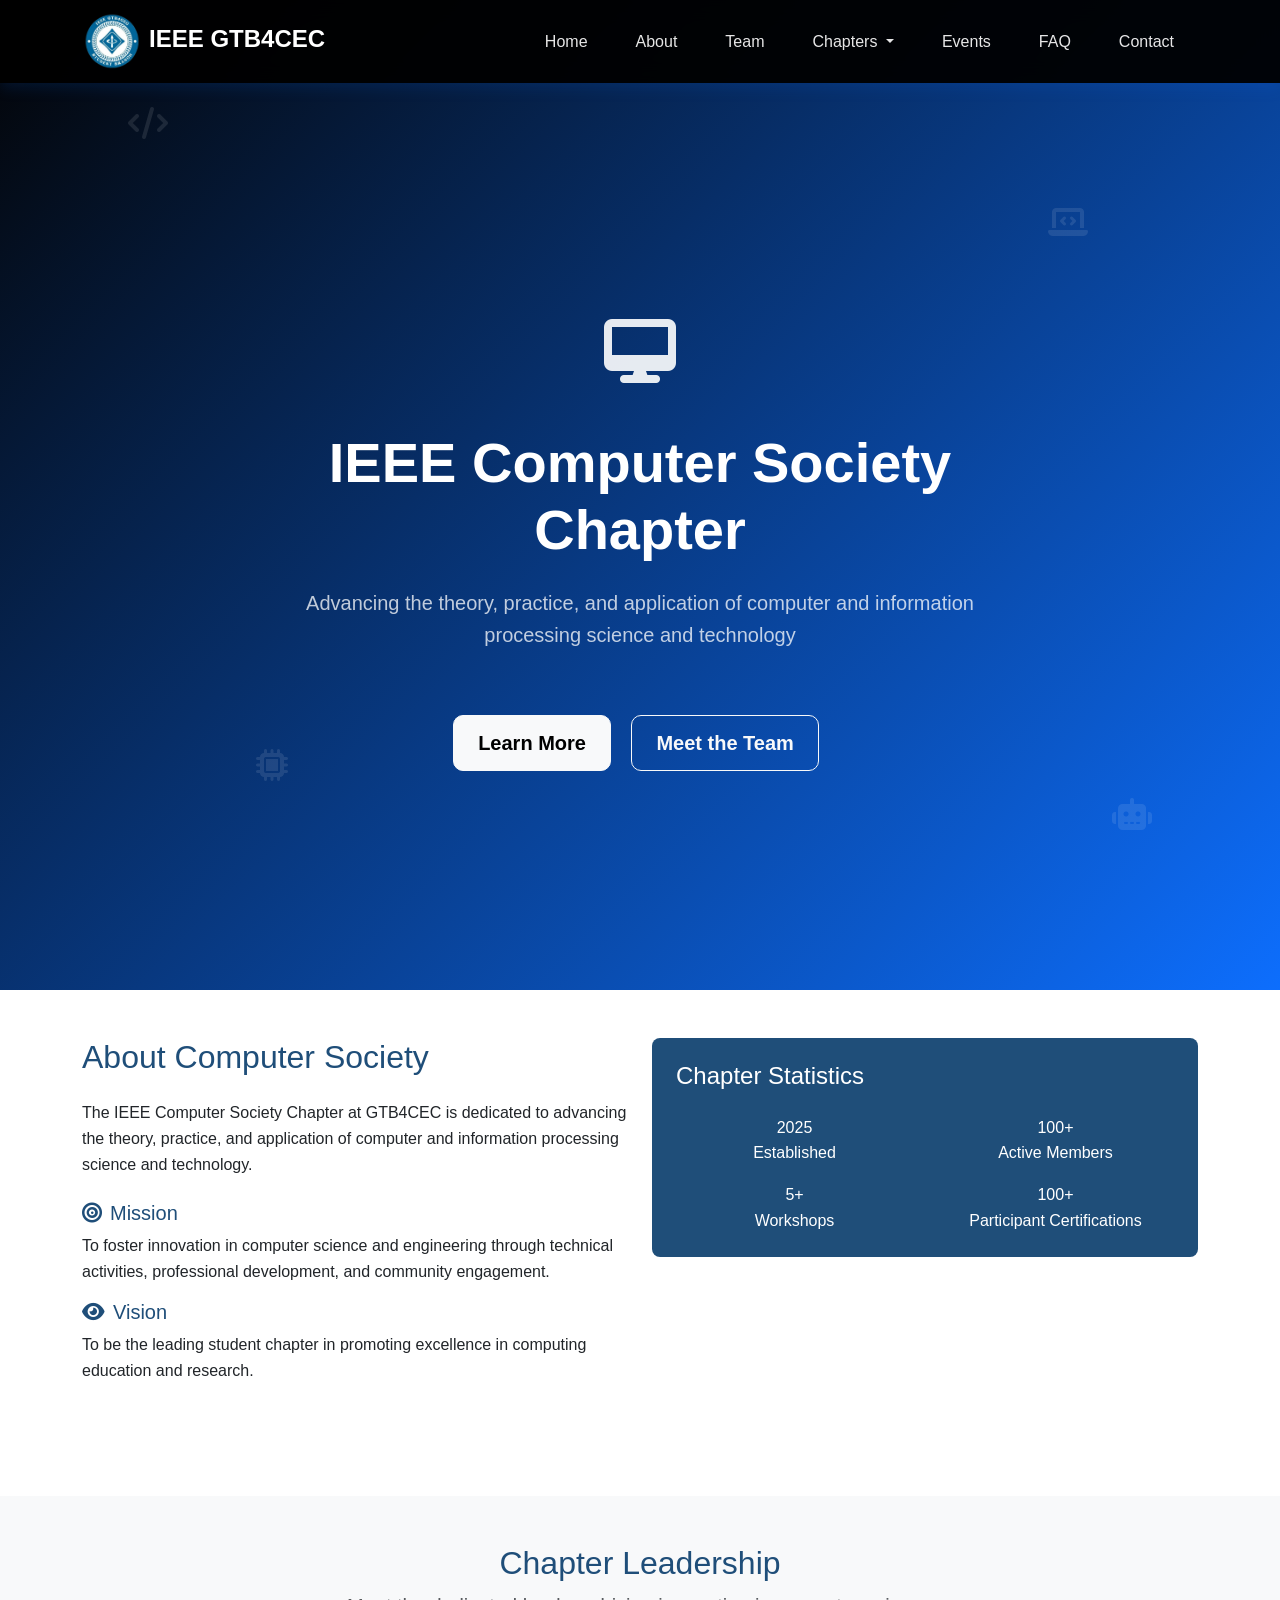
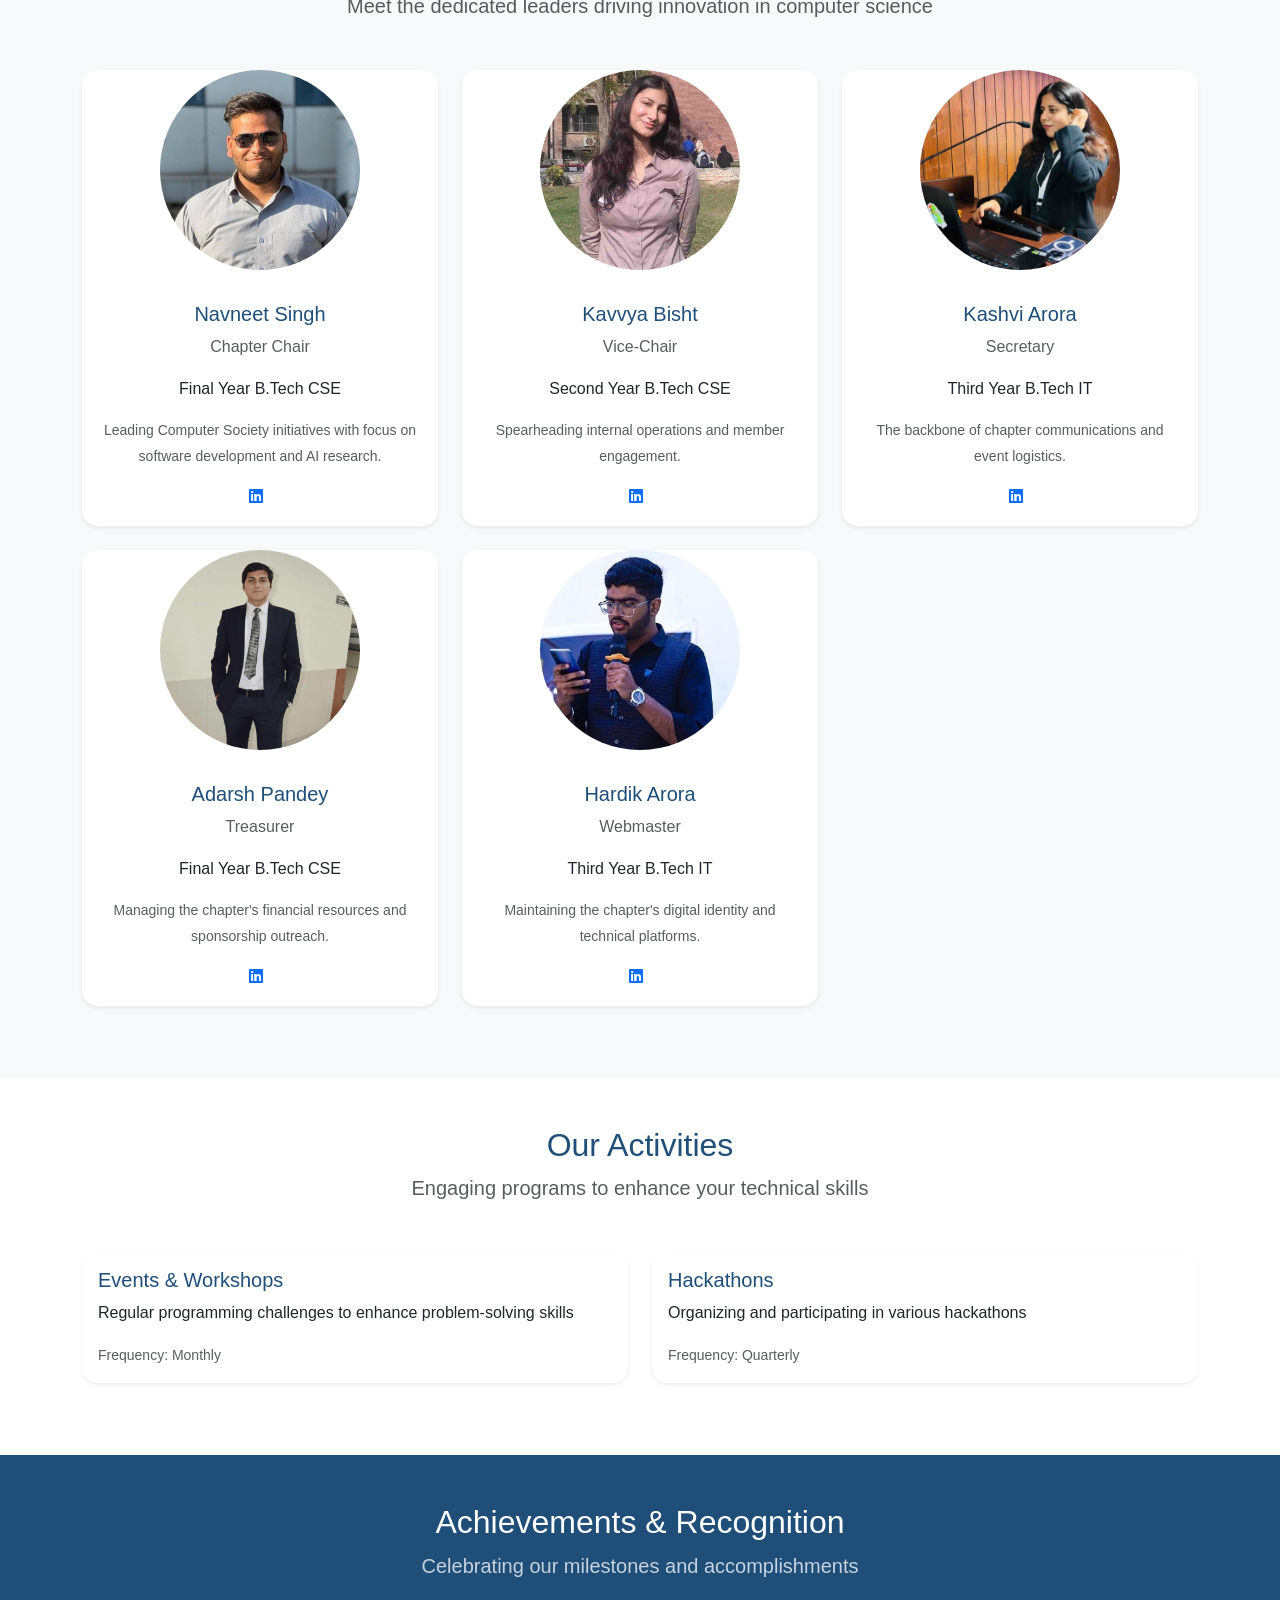
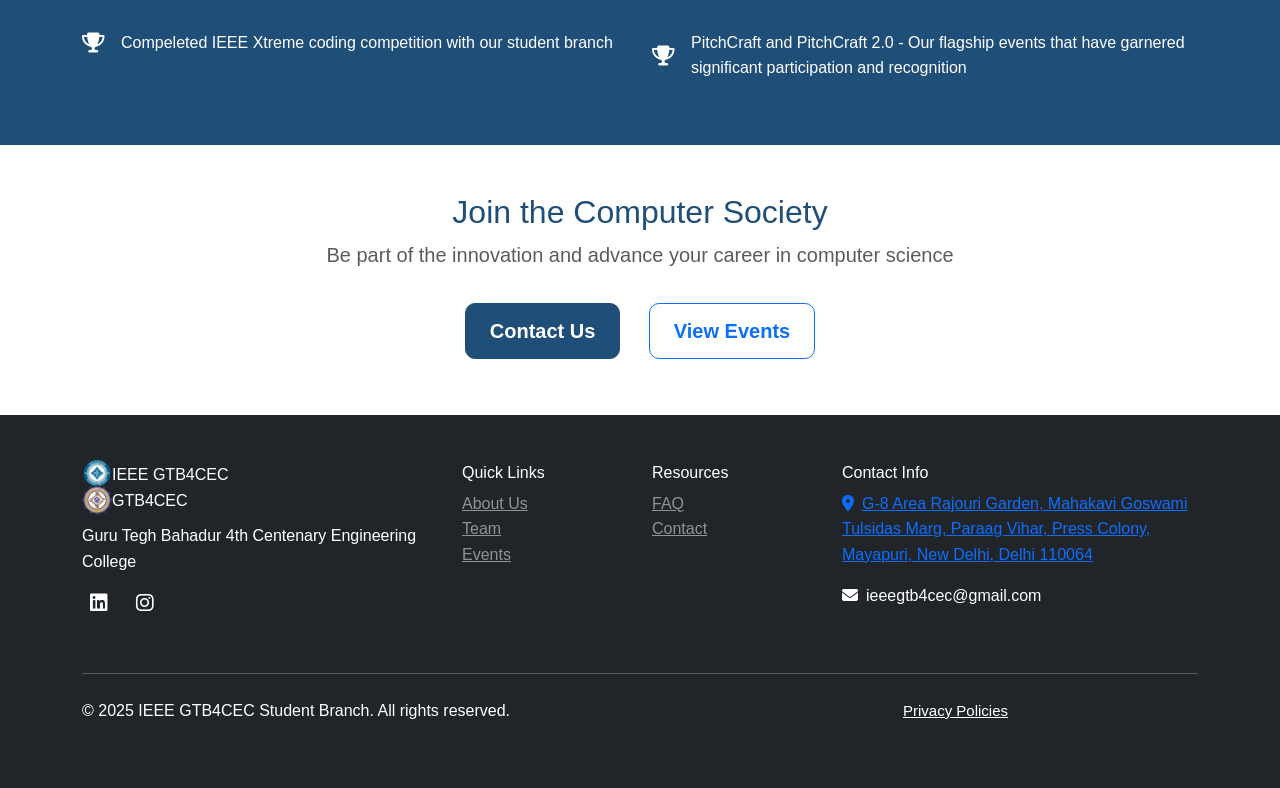
<file: computer_society.html>
<!DOCTYPE html>
<html lang="en">
<head>
    <meta charset="UTF-8">
    <meta name="viewport" content="width=device-width, initial-scale=1.0">
    <title>IEEE Computer Society Chapter - IEEE GTB4CEC</title>
    
    <!-- Bootstrap CSS -->
    <link href="https://cdn.jsdelivr.net/npm/bootstrap@5.3.0/dist/css/bootstrap.min.css" rel="stylesheet">
    <!-- Font Awesome -->
    <link rel="stylesheet" href="https://cdnjs.cloudflare.com/ajax/libs/font-awesome/6.4.0/css/all.min.css">
    <!-- AOS Animation Library -->
    <link href="https://unpkg.com/aos@2.3.1/dist/aos.css" rel="stylesheet">
    <!-- Custom CSS -->
    <link rel="stylesheet" href="static/css/style.css">
</head>
<body>
    <!-- Navigation -->
    <nav class="navbar navbar-expand-lg navbar-dark bg-primary fixed-top">
        <div class="container">
           <a class="navbar-brand" href="index.html">
                <!-- <i class="fas fa-microchip me-2"></i>IEEE GTB4CEC -->
                 <img src="img/Logo/IEEEGTB1.png" alt="IEEE Logo" class="IEEEGTB" height="60px"> IEEE GTB4CEC
            </a>
            <button class="navbar-toggler" type="button" data-bs-toggle="collapse" data-bs-target="#navbarNav">
                <span class="navbar-toggler-icon"></span>
            </button>
            <div class="collapse navbar-collapse" id="navbarNav">
                <ul class="navbar-nav ms-auto">
                    <li class="nav-item">
                        <a class="nav-link" href="index.html">Home</a>
                    </li>
                    <li class="nav-item">
                        <a class="nav-link" href="about.html">About</a>
                    </li>
                    <li class="nav-item">
                        <a class="nav-link" href="team.html">Team</a>
                    </li>
                    <li class="nav-item dropdown">
                        <a class="nav-link dropdown-toggle" href="#" id="chaptersDropdown" role="button" data-bs-toggle="dropdown" aria-expanded="false">
                            Chapters
                        </a>
                        <ul class="dropdown-menu" aria-labelledby="chaptersDropdown">
                            <li><a class="dropdown-item active" href="computer_society.html">Computer Society</a></li>
                            <li><a class="dropdown-item" href="wie.html">Women in Engineering</a></li>
                        
                        </ul>
                    </li>
                    <li class="nav-item">
                        <a class="nav-link" href="events.html">Events</a>
                    </li>
                    <li class="nav-item">
                        <a class="nav-link" href="faq.html">FAQ</a>
                    </li>
                   
                    <!-- <li class="nav-item">
                        <a class="nav-link" href="gallery.html">Gallery</a>
                    </li> -->
                    <li class="nav-item">
                        <a class="nav-link" href="contact.html">Contact</a>
                    </li>
                </ul>
            </div>
        </div>
    </nav>

    <!-- Hero Section -->
    <section class="hero-section cs-gradient parallax-section" id="CS">
        <div class="hero-overlay"></div>
        <div class="container">
            <div class="row align-items-center min-vh-100">
                <div class="col-lg-8 mx-auto text-center" data-aos="fade-up">
                    <div class="cs-icon-large mb-4">
                        <i class="fas fa-desktop"></i>
                    </div>
                    <h1 class="display-4 fw-bold text-white mb-4">IEEE Computer Society Chapter</h1>
                    <p class="lead text-white-75 mb-5">Advancing the theory, practice, and application of computer and information processing science and technology</p>
                    <div class="hero-buttons">
                        <a href="#about" class="btn btn-light btn-lg me-3">Learn More</a>
                        <a href="#leadership" class="btn btn-outline-light btn-lg">Meet the Team</a>
                    </div>
                </div>
            </div>
        </div>
        <div class="floating-elements">
            <div class="float-element" style="top: 10%; left: 10%;">
                <i class="fas fa-code"></i>
            </div>
            <div class="float-element" style="top: 20%; right: 15%;">
                <i class="fas fa-laptop-code"></i>
            </div>
            <div class="float-element" style="bottom: 20%; left: 20%;">
                <i class="fas fa-microchip"></i>
            </div>
            <div class="float-element" style="bottom: 15%; right: 10%;">
                <i class="fas fa-robot"></i>
            </div>
        </div>
    </section>

    <!-- About Section -->
    <section id="about" class="py-5">
        <div class="container">
            <div class="row">
                <div class="col-lg-6 mb-5" data-aos="fade-right">
                    <h2 class="cs-color mb-4">About Computer Society</h2>
                    <p class="chapter-description"></p>
                    <div class="mission-vision mt-4">
                        <div class="mb-3">
                            <h5 class="cs-color"><i class="fas fa-bullseye me-2"></i>Mission</h5>
                            <p class="mission-text"></p>
                        </div>
                        <div>
                            <h5 class="cs-color"><i class="fas fa-eye me-2"></i>Vision</h5>
                            <p class="vision-text"></p>
                        </div>
                    </div>
                </div>
                <div class="col-lg-6" data-aos="fade-left">
                    <div class="stats-card cs-bg text-white p-4 rounded-3">
                        <h4 class="mb-4">Chapter Statistics</h4>
                        <div class="row">
                            <div class="col-6 text-center mb-3">
                                <div class="stat-number">2025</div>
                                <div class="stat-label">Established</div>
                            </div>
                            <div class="col-6 text-center mb-3">
                                <div class="stat-number">100+</div>
                                <div class="stat-label">Active Members</div>
                            </div>
                            <div class="col-6 text-center">
                                <div class="stat-number">5+</div>
                                <div class="stat-label">Workshops</div>
                            </div>
                            <div class="col-6 text-center">
                                <div class="stat-number">100+</div>
                                <div class="stat-label">Participant Certifications</div>
                            </div>
                        </div>
                    </div>
                </div>
            </div>
        </div>
    </section>

    <!-- Leadership Section -->
    <section id="leadership" class="py-5 bg-light">
        <div class="container">
            <div class="text-center mb-5" data-aos="fade-up">
                <h2 class="cs-color">Chapter Leadership</h2>
                <p class="lead text-muted">Meet the dedicated leaders driving innovation in computer science</p>
            </div>
            <div class="row" id="leadership-cards">
                <!-- Leadership cards will be loaded dynamically -->
            </div>
        </div>
    </section>

    <!-- Activities Section -->
    <section id="activities" class="py-5">
        <div class="container">
            <div class="text-center mb-5" data-aos="fade-up">
                <h2 class="cs-color">Our Activities</h2>
                <p class="lead text-muted">Engaging programs to enhance your technical skills</p>
            </div>
            <div class="row" id="activities-grid">
                <!-- Activities will be loaded dynamically -->
            </div>
        </div>
    </section>

    <!-- Achievements Section -->
    <section id="achievements" class="py-5 cs-bg text-white parallax-section">
        <div class="container">
            <div class="text-center mb-5" data-aos="fade-up">
                <h2 class="text-white">Achievements & Recognition</h2>
                <p class="lead text-white-75">Celebrating our milestones and accomplishments</p>
            </div>
            <div class="row" id="achievements-list">
                <!-- Achievements will be loaded dynamically -->
            </div>
        </div>
    </section>

    <!-- Call to Action -->
    <section class="py-5">
        <div class="container">
            <div class="text-center" data-aos="fade-up">
                <h2 class="cs-color">Join the Computer Society</h2>
                <p class="lead text-muted mb-4">Be part of the innovation and advance your career in computer science</p>
                <div class="cta-buttons">
                    <a href="contact.html" class="btn cs-btn btn-lg me-3">Contact Us</a>
                    <a href="events.html" class="btn btn-outline-primary btn-lg">View Events</a>
                </div>
            </div>
        </div>
    </section>

    <footer class="bg-dark text-white py-5">
        <div class="container">
            <div class="row">
                <div class="col-lg-4 mb-4">
                    <h6><img src="img/Logo/IEEEGTB1.png" alt="IEEEGTB" width="30px" id="footer-img">IEEE GTB4CEC
                        <br>
                        <img src="img/Logo/Gtb.png" alt="IEEEGTB" width="30px" id="footer-img2">GTB4CEC
                    </h6>
                    <p>Guru Tegh Bahadur 4th Centenary Engineering College</p>
                    <div class="social-links">
                        <a href="https://www.linkedin.com/company/ieee-gtb4cec/" class="text-white me-3"><i class="fab fa-linkedin fa-lg"></i></a>
                        <a href="https://www.instagram.com/ieeegtb4cec/" class="text-white me-3"><i class="fab fa-instagram fa-lg"></i></a>
                        
                    </div>
                </div>
                <div class="col-lg-2 col-md-6 mb-4">
                    <h6 id="footer-top">Quick Links</h6>
                    <ul class="list-unstyled">
                        <li><a href="about.html" class="text-white-50">About Us</a></li>
                        <li><a href="team.html" class="text-white-50">Team</a></li>
                        <li><a href="events.html" class="text-white-50">Events</a></li>
                    </ul>
                </div>
                <div class="col-lg-2 col-md-6 mb-4">
                    <h6 id="footer-top">Resources</h6>
                    <ul class="list-unstyled">
                        <li><a href="faq.html" class="text-white-50">FAQ</a></li>
                        <!-- <li><a href="gallery.html" class="text-white-50">Gallery</a></li> -->
                        <li><a href="contact.html" class="text-white-50">Contact</a></li>
                    </ul>
                </div>
                <div class="col-lg-4 mb-4">
                    <h6 id="footer-top">Contact Info</h6>
                    <p><a href="https://maps.app.goo.gl/fSLAV6pNjvU4P4xp9">  <i class="fas fa-map-marker-alt me-2"></i>G-8 Area Rajouri Garden, Mahakavi Goswami Tulsidas Marg, Paraag Vihar, Press Colony, Mayapuri, New Delhi, Delhi 110064</a></p>
                    <p><i class="fas fa-envelope me-2"></i>ieeegtb4cec@gmail.com </p>
                    

                </div>
            </div>
            <hr class="my-4">
            <div class="row align-items-center">
                <div class="col-md-10">
                    <div class="col" id="copyright">
                        <div><p>&copy; 2025 IEEE GTB4CEC Student Branch. All rights reserved.</p> </div>
                        <div class="">
                            <a href="https://privacy.ieee.org/policies"  class="policies">Privacy Policies</a>
                        </div>
                    </div>
                        
            </div>
        </div>
    </footer>

    <!-- Bootstrap JS -->
    <script src="https://cdn.jsdelivr.net/npm/bootstrap@5.3.0/dist/js/bootstrap.bundle.min.js"></script>
    <!-- AOS Animation JS -->
    <script src="https://unpkg.com/aos@2.3.1/dist/aos.js"></script>
    <!-- Custom JS -->
    <script src="static/js/main.js"></script>
    <script>
        // Initialize AOS
        AOS.init({
            duration: 1000,
            once: true
        });
        
        // Load Computer Society data
        loadComputerSocietyData();
    </script>
</body>
</html>
</file>
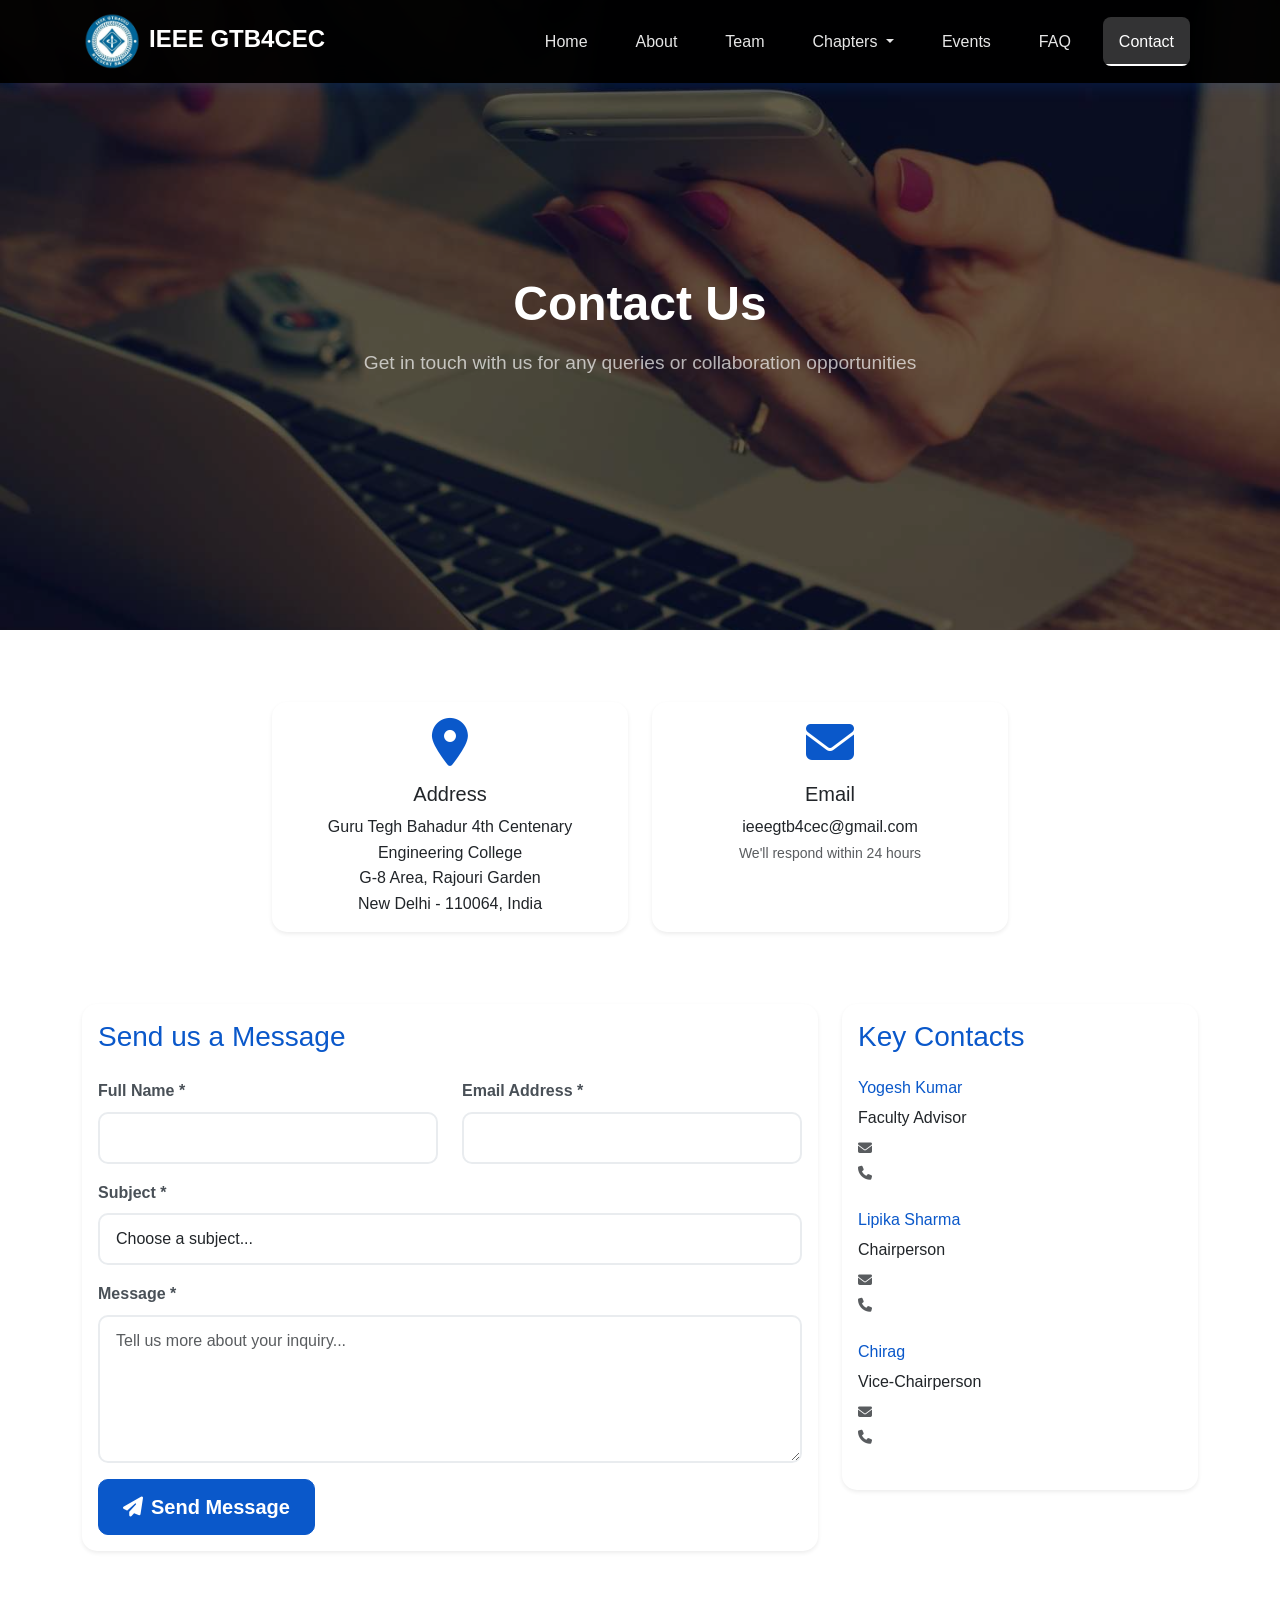
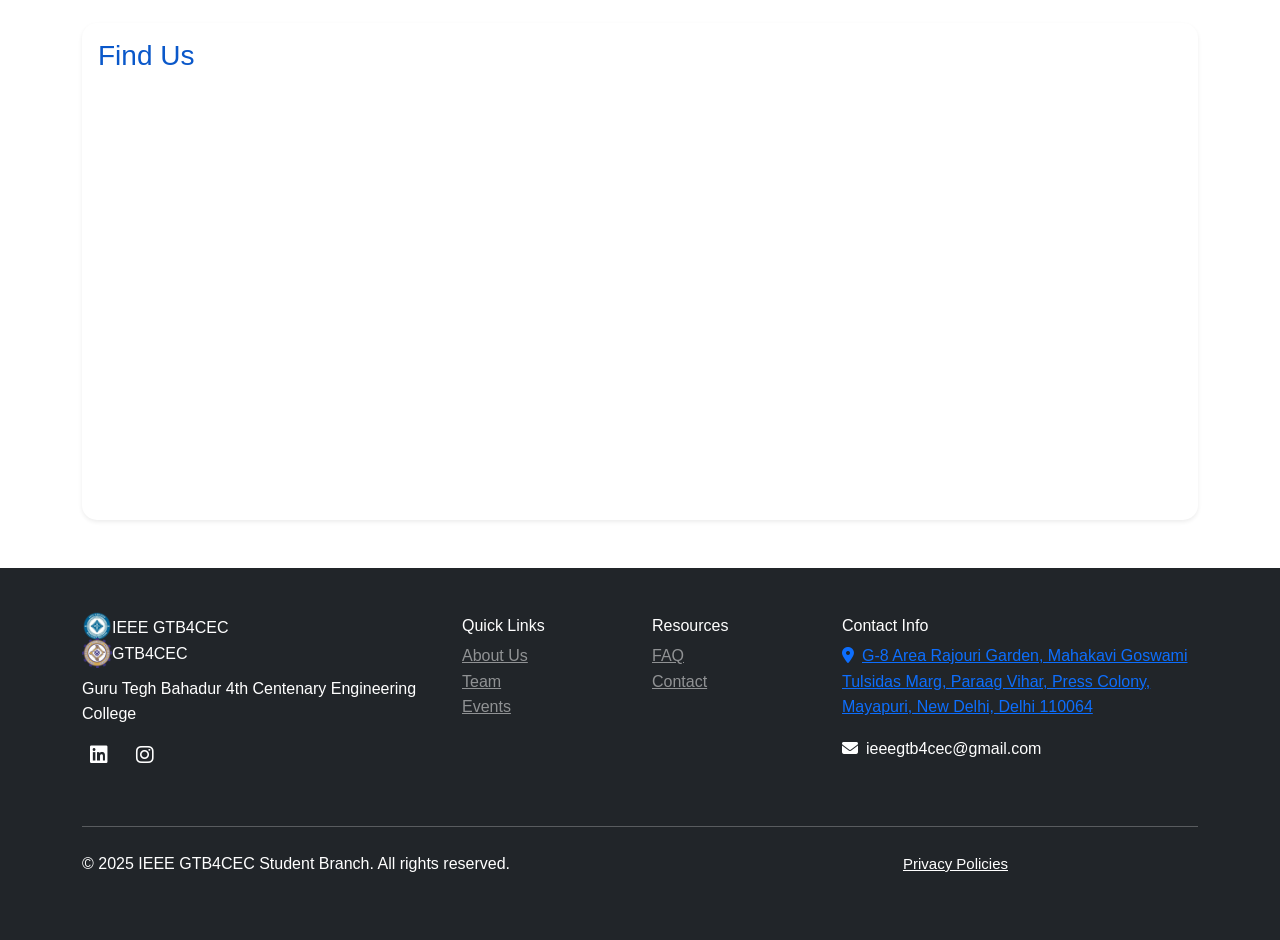
<file: contact.html>
<!DOCTYPE html>
<html lang="en">
<head>
    <meta charset="UTF-8">
    <meta name="viewport" content="width=device-width, initial-scale=1.0">
    <title>Contact Us - IEEE GTB4CEC Student Branch</title>
    
    <!-- Bootstrap CSS -->
    <link href="https://cdn.jsdelivr.net/npm/bootstrap@5.3.0/dist/css/bootstrap.min.css" rel="stylesheet">
    <!-- Font Awesome -->
    <link rel="stylesheet" href="https://cdnjs.cloudflare.com/ajax/libs/font-awesome/6.4.0/css/all.min.css">
    <!-- AOS Animation Library -->
    <link href="https://unpkg.com/aos@2.3.1/dist/aos.css" rel="stylesheet">
    <!-- Custom CSS -->
    <link rel="stylesheet" href="static/css/style.css">
</head>
<body>
    <!-- Navigation -->
    <nav class="navbar navbar-expand-lg navbar-dark bg-primary fixed-top">
        <div class="container">
            <a class="navbar-brand" href="index.html">
                <!-- <i class="fas fa-microchip me-2"></i>IEEE GTB4CEC -->
                 <img src="img/Logo/IEEEGTB1.png" alt="IEEE Logo" class="IEEEGTB" height="60px"> IEEE GTB4CEC
            </a>
            <button class="navbar-toggler" type="button" data-bs-toggle="collapse" data-bs-target="#navbarNav">
                <span class="navbar-toggler-icon"></span>
            </button>
            <div class="collapse navbar-collapse" id="navbarNav">
                <ul class="navbar-nav ms-auto">
                    <li class="nav-item">
                        <a class="nav-link" href="index.html">Home</a>
                    </li>
                    <li class="nav-item">
                        <a class="nav-link" href="about.html">About</a>
                    </li>
                    <li class="nav-item">
                        <a class="nav-link" href="team.html">Team</a>
                    </li>
                    <li class="nav-item dropdown">
                        <a class="nav-link dropdown-toggle" href="#" id="chaptersDropdown" role="button" data-bs-toggle="dropdown" aria-expanded="false">
                            Chapters
                        </a>
                        <ul class="dropdown-menu" aria-labelledby="chaptersDropdown">
                            <li><a class="dropdown-item" href="computer_society.html">Computer Society</a></li>
                            <li><a class="dropdown-item" href="wie.html">Women in Engineering</a></li>
                            
                        </ul>
                    </li>
                    <li class="nav-item">
                        <a class="nav-link" href="events.html">Events</a>
                    </li>
                    <li class="nav-item">
                        <a class="nav-link" href="faq.html">FAQ</a>
                    </li>
                    
                    <!-- <li class="nav-item">
                        <a class="nav-link" href="gallery.html">Gallery</a>
                    </li> -->
                    <li class="nav-item">
                        <a class="nav-link active" href="contact.html">Contact</a>
                    </li>
                </ul>
            </div>
        </div>
    </nav>
        <!-- Page Header -->
        <section class="page-header-section mb-5" id="contact">
            <div class="container" data-aos="fade-up">
                <h1 class="display-4 fw-bold text-white">Contact Us</h1>
                <p class="lead text-white-75">Get in touch with us for any queries or collaboration opportunities</p>
            </div>
        </section>
    <div class="container mt-5 pt-4">
        
        
        <!-- Contact Information -->
        <section class="mb-5">
            <div class="row justify-content-center">
                <div class="col-lg-4 mb-4" data-aos="fade-up" data-aos-delay="100">
                    <div class="card h-100 shadow-sm text-center">
                        <div class="card-body">
                            <i class="fas fa-map-marker-alt fa-3x text-primary mb-3"></i>
                            <h5 class="card-title">Address</h5>
                            <p class="card-text">
                                Guru Tegh Bahadur 4th Centenary Engineering College<br>
                                G-8 Area, Rajouri Garden<br>
                                New Delhi - 110064, India
                            </p>
                        </div>
                    </div>
                </div>
                <!-- <div class="col-lg-4 mb-4" data-aos="fade-up" data-aos-delay="200">
                    <div class="card h-100 shadow-sm text-center">
                        <div class="card-body">
                            <i class="fas fa-phone fa-3x text-primary mb-3"></i>
                            <h5 class="card-title">Phone</h5>
                            <p class="card-text">
                                +91-11-25434343<br>
                                <small class="text-muted">Monday - Friday: 9:00 AM - 5:00 PM</small>
                            </p>
                        </div>
                    </div>
                </div> -->
                <div class="col-lg-4 mb-4" data-aos="fade-up" data-aos-delay="300">
                    <div class="card h-100 shadow-sm text-center">
                        <div class="card-body">
                            <i class="fas fa-envelope fa-3x text-primary mb-3"></i>
                            <h5 class="card-title">Email</h5>
                            <p class="card-text">
                                ieeegtb4cec@gmail.com<br>
                                <small class="text-muted">We'll respond within 24 hours</small>
                            </p>
                        </div>
                    </div>
                </div>
            </div>
        </section>

        <!-- Contact Form and Key Contacts -->
        <section class="mb-5">
            <div class="row">
                <!-- Contact Form -->
                <div class="col-lg-8 mb-4" data-aos="fade-right">
                    <div class="card shadow-sm">
                        <div class="card-body">
                            <h3 class="card-title text-primary mb-4">Send us a Message</h3>
                            <div id="alert-container"></div>
                            <form id="contact-form">
                                <div class="row">
                                    <div class="col-md-6 mb-3">
                                        <label for="name" class="form-label">Full Name *</label>
                                        <input type="text" class="form-control" id="name" name="name" required>
                                    </div>
                                    <div class="col-md-6 mb-3">
                                        <label for="email" class="form-label">Email Address *</label>
                                        <input type="email" class="form-control" id="email" name="email" required>
                                    </div>
                                </div>
                                <div class="mb-3">
                                    <label for="subject" class="form-label">Subject *</label>
                                    <select class="form-select" id="subject" name="subject" required>
                                        <option value="">Choose a subject...</option>
                                        <option value="general">General Inquiry</option>
                                        <option value="membership">Membership Information</option>
                                        <option value="events">Event Registration</option>
                                        <option value="collaboration">Collaboration Opportunity</option>
                                        <option value="technical">Technical Support</option>
                                        <option value="other">Other</option>
                                    </select>
                                </div>
                                <div class="mb-3">
                                    <label for="message" class="form-label">Message *</label>
                                    <textarea class="form-control" id="message" name="message" rows="5" 
                                              placeholder="Tell us more about your inquiry..." required></textarea>
                                </div>
                                <button type="submit" class="btn btn-primary btn-lg">
                                    <i class="fas fa-paper-plane me-2"></i>Send Message
                                </button>
                            </form>
                        </div>
                    </div>
                </div>

                <!-- Key Contacts -->
                <div class="col-lg-4 mb-4" data-aos="fade-left">
                    <div class="card shadow-sm">
                        <div class="card-body">
                            <h3 class="card-title text-primary mb-4">Key Contacts</h3>
                            <div id="key-contacts">
                                <!-- Key contacts will be loaded dynamically -->
                                <div class="mb-4">
                                    <h6 class="text-primary">Yogesh Kumar</h6>
                                    <p class="mb-1">Faculty Advisor</p>
                                    <small class="text-muted">
                                        <i class="fas fa-envelope me-2"></i><br>
                                        <i class="fas fa-phone me-2"></i>
                                    </small>
                                </div>
                                <div class="mb-4">
                                    <h6 class="text-primary">Lipika Sharma</h6>
                                    <p class="mb-1">Chairperson</p>
                                    <small class="text-muted">
                                        <i class="fas fa-envelope me-2"></i><br>
                                        <i class="fas fa-phone me-2"></i>
                                    </small>
                                </div>
                                <div class="mb-4">
                                    <h6 class="text-primary">Chirag</h6>
                                    <p class="mb-1">Vice-Chairperson</p>
                                    <small class="text-muted">
                                        <i class="fas fa-envelope me-2"></i><br>
                                        <i class="fas fa-phone me-2"></i>
                                    </small>
                                </div>
                            </div>
                        </div>
                    </div>
                </div>
            </div>
        </section>

        <!-- Map Section -->
        <section class="mb-5" data-aos="fade-up">
            <div class="card shadow-sm">
                <div class="card-body">
                    <h3 class="card-title text-primary mb-4">Find Us</h3>
                    <div class="embed-responsive embed-responsive-16by9">
                        <iframe 
                            src="https://www.google.com/maps/embed?pb=!1m14!1m8!1m3!1d3638.7524353040003!2d77.1169462!3d28.6310439!3m2!1i1024!2i768!4f13.1!3m3!1m2!1s0x390d0353faff6d41%3A0xd3090f1960f6e18!2sGuru%20Tegh%20Bahadur%204th%20Centenary%20Engineering%20College!5e1!3m2!1sen!2sin!4v1757860706192!5m2!1sen!2sin"
                            width="100%" 
                            height="400" 
                            style="border:0; border-radius: 10px;" 
                            allowfullscreen="" 
                            loading="lazy">
                        </iframe>
                    </div>
                </div>
            </div>
        </section>

        <!-- Social Media -->
        <!-- <section class="text-center py-5 bg-light" data-aos="zoom-in">
            <div class="container">
                <h3 class="text-primary mb-4">Connect with us on Social Media</h3>
                <div class="social-links">
                    <a href="#" class="btn btn-outline-primary btn-lg me-3 mb-2">
                        <i class="fab fa-facebook fa-lg me-2"></i>Facebook
                    </a>
                    <a href="#" class="btn btn-outline-primary btn-lg me-3 mb-2">
                        <i class="fab fa-twitter fa-lg me-2"></i>Twitter
                    </a>
                    <a href="#" class="btn btn-outline-primary btn-lg me-3 mb-2">
                        <i class="fab fa-linkedin fa-lg me-2"></i>LinkedIn
                    </a>
                    <a href="#" class="btn btn-outline-primary btn-lg mb-2">
                        <i class="fab fa-instagram fa-lg me-2"></i>Instagram
                    </a>
                </div>
            </div>
        </section> -->
    </div>

    <footer class="bg-dark text-white py-5">
        <div class="container">
            <div class="row">
                <div class="col-lg-4 mb-4">
                    <h6><img src="img/Logo/IEEEGTB1.png" alt="IEEEGTB" width="30px" id="footer-img">IEEE GTB4CEC
                        <br>
                        <img src="img/Logo/Gtb.png" alt="IEEEGTB" width="30px" id="footer-img2">GTB4CEC
                    </h6>
                    <p>Guru Tegh Bahadur 4th Centenary Engineering College</p>
                    <div class="social-links">
                        <a href="https://www.linkedin.com/company/ieee-gtb4cec/" class="text-white me-3"><i class="fab fa-linkedin fa-lg"></i></a>
                        <a href="https://www.instagram.com/ieeegtb4cec/" class="text-white me-3"><i class="fab fa-instagram fa-lg"></i></a>
                        
                    </div>
                </div>
                <div class="col-lg-2 col-md-6 mb-4">
                    <h6 id="footer-top">Quick Links</h6>
                    <ul class="list-unstyled">
                        <li><a href="about.html" class="text-white-50">About Us</a></li>
                        <li><a href="team.html" class="text-white-50">Team</a></li>
                        <li><a href="events.html" class="text-white-50">Events</a></li>
                    </ul>
                </div>
                <div class="col-lg-2 col-md-6 mb-4">
                    <h6 id="footer-top">Resources</h6>
                    <ul class="list-unstyled">
                        <li><a href="faq.html" class="text-white-50">FAQ</a></li>
                        <!-- <li><a href="gallery.html" class="text-white-50">Gallery</a></li> -->
                        <li><a href="contact.html" class="text-white-50">Contact</a></li>
                    </ul>
                </div>
                <div class="col-lg-4 mb-4">
                    <h6 id="footer-top">Contact Info</h6>
                    <p><a href="https://maps.app.goo.gl/fSLAV6pNjvU4P4xp9">  <i class="fas fa-map-marker-alt me-2"></i>G-8 Area Rajouri Garden, Mahakavi Goswami Tulsidas Marg, Paraag Vihar, Press Colony, Mayapuri, New Delhi, Delhi 110064</a></p>
                    <p><i class="fas fa-envelope me-2"></i>ieeegtb4cec@gmail.com </p>
                    

                </div>
            </div>
            <hr class="my-4">
            <div class="row align-items-center">
                <div class="col-md-10">
                    <div class="col" id="copyright">
                        <div><p>&copy; 2025 IEEE GTB4CEC Student Branch. All rights reserved.</p> </div>
                        <div class="">
                            <a href="https://privacy.ieee.org/policies"  class="policies">Privacy Policies</a>
                        </div>
                    </div>
                        
            </div>
        </div>
    </footer>

    <!-- Bootstrap JS -->
    <script src="https://cdn.jsdelivr.net/npm/bootstrap@5.3.0/dist/js/bootstrap.bundle.min.js"></script>
    <!-- AOS Animation JS -->
    <script src="https://unpkg.com/aos@2.3.1/dist/aos.js"></script>
    <!-- Custom JS -->
    <script src="static/js/main.js"></script>
    <script>
        // Initialize AOS
        AOS.init({
            duration: 1000,
            once: true
        });
    </script>
</body>
</html>
</file>
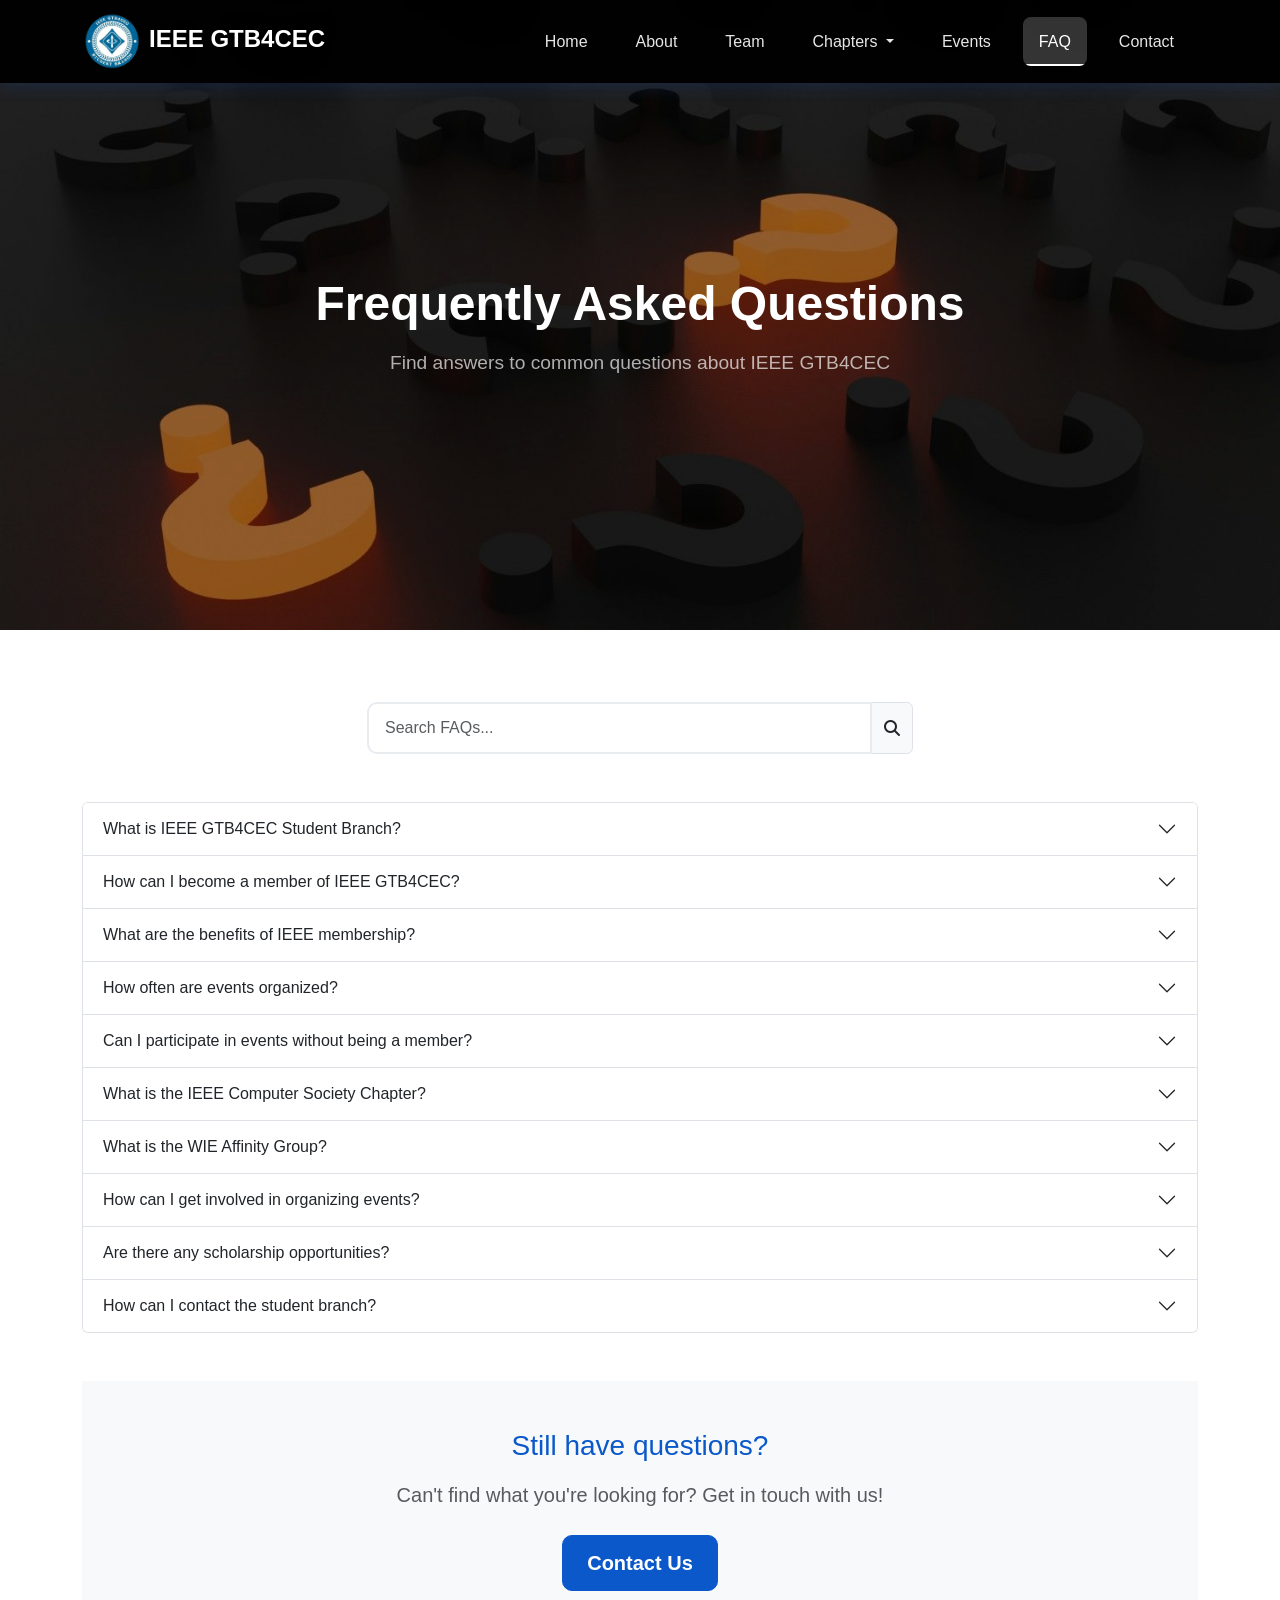
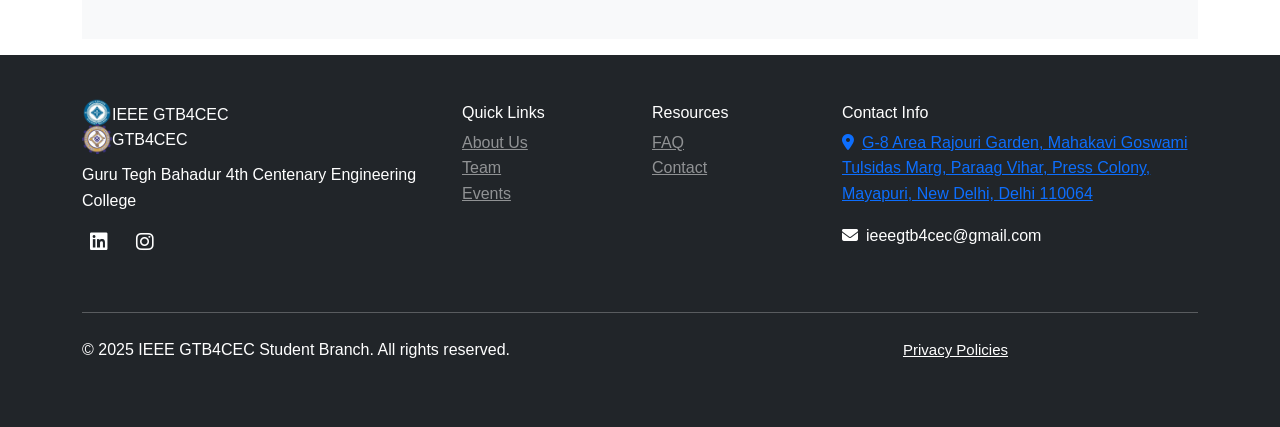
<file: faq.html>
<!DOCTYPE html>
<html lang="en">
<head>
    <meta charset="UTF-8">
    <meta name="viewport" content="width=device-width, initial-scale=1.0">
    <title>FAQ - IEEE GTB4CEC Student Branch</title>
    
    <!-- Bootstrap CSS -->
    <link href="https://cdn.jsdelivr.net/npm/bootstrap@5.3.0/dist/css/bootstrap.min.css" rel="stylesheet">
    <!-- Font Awesome -->
    <link rel="stylesheet" href="https://cdnjs.cloudflare.com/ajax/libs/font-awesome/6.4.0/css/all.min.css">
    <!-- AOS Animation Library -->
    <link href="https://unpkg.com/aos@2.3.1/dist/aos.css" rel="stylesheet">
    <!-- Custom CSS -->
    <link rel="stylesheet" href="static/css/style.css">
</head>
<body>
    <!-- Navigation -->
    <nav class="navbar navbar-expand-lg navbar-dark bg-primary fixed-top">
        <div class="container">
            <a class="navbar-brand" href="index.html">
                <!-- <i class="fas fa-microchip me-2"></i>IEEE GTB4CEC -->
                 <img src="img/Logo/IEEEGTB1.png" alt="IEEE Logo" class="IEEEGTB" height="60px"> IEEE GTB4CEC
            </a>
            <button class="navbar-toggler" type="button" data-bs-toggle="collapse" data-bs-target="#navbarNav">
                <span class="navbar-toggler-icon"></span>
            </button>
            <div class="collapse navbar-collapse" id="navbarNav">
                <ul class="navbar-nav ms-auto">
                    <li class="nav-item">
                        <a class="nav-link" href="index.html">Home</a>
                    </li>
                    <li class="nav-item">
                        <a class="nav-link" href="about.html">About</a>
                    </li>
                    <li class="nav-item">
                        <a class="nav-link" href="team.html">Team</a>
                    </li>
                    <li class="nav-item dropdown">
                        <a class="nav-link dropdown-toggle" href="#" id="chaptersDropdown" role="button" data-bs-toggle="dropdown" aria-expanded="false">
                            Chapters
                        </a>
                        <ul class="dropdown-menu" aria-labelledby="chaptersDropdown">
                            <li><a class="dropdown-item" href="computer_society.html">Computer Society</a></li>
                            <li><a class="dropdown-item" href="wie.html">Women in Engineering</a></li>
                            
                        </ul>
                    </li>
                    <li class="nav-item">
                        <a class="nav-link" href="events.html">Events</a>
                    </li>
                    <li class="nav-item">
                        <a class="nav-link active" href="faq.html">FAQ</a>
                    </li>
                    
                    <!-- <li class="nav-item">
                        <a class="nav-link" href="gallery.html">Gallery</a>
                    </li> -->
                    <li class="nav-item">
                        <a class="nav-link" href="contact.html">Contact</a>
                    </li>
                </ul>
            </div>
        </div>
    </nav>
        <!-- Page Header -->
        <section class="page-header-section mb-5" id="faq">
            <div class="container" data-aos="fade-up">
                <h1 class="display-4 fw-bold text-white">Frequently Asked Questions</h1>
                <p class="lead text-white-75">Find answers to common questions about IEEE GTB4CEC</p>
            </div>
        </section>
    <div class="container mt-5 pt-4">
        

        <!-- Search Bar -->
        <section class="mb-5" data-aos="fade-up">
            <div class="row justify-content-center">
                <div class="col-md-6">
                    <div class="input-group">
                        <input type="text" class="form-control" id="faq-search" placeholder="Search FAQs...">
                        <span class="input-group-text">
                            <i class="fas fa-search"></i>
                        </span>
                    </div>
                </div>
            </div>
        </section>

        <!-- FAQ Accordion -->
        <section class="mb-5" data-aos="fade-up">
            <div class="accordion" id="faq-accordion">
                <!-- FAQ items will be loaded dynamically -->
            </div>
        </section>

        <!-- Still have questions? -->
        <section class="text-center py-5 bg-light mb-3" data-aos="zoom-in">
            <div class="container">
                <h3 class="text-primary mb-3">Still have questions?</h3>
                <p class="lead text-muted mb-4">Can't find what you're looking for? Get in touch with us!</p>
                <a href="contact.html" class="btn btn-primary btn-lg">Contact Us</a>
            </div>
        </section>
    </div>

    <footer class="bg-dark text-white py-5">
        <div class="container">
            <div class="row">
                <div class="col-lg-4 mb-4">
                    <h6><img src="img/Logo/IEEEGTB1.png" alt="IEEEGTB" width="30px" id="footer-img">IEEE GTB4CEC
                        <br>
                        <img src="img/Logo/Gtb.png" alt="IEEEGTB" width="30px" id="footer-img2">GTB4CEC
                    </h6>
                    <p>Guru Tegh Bahadur 4th Centenary Engineering College</p>
                    <div class="social-links">
                        <a href="https://www.linkedin.com/company/ieee-gtb4cec/" class="text-white me-3"><i class="fab fa-linkedin fa-lg"></i></a>
                        <a href="https://www.instagram.com/ieeegtb4cec/" class="text-white me-3"><i class="fab fa-instagram fa-lg"></i></a>
                        
                    </div>
                </div>
                <div class="col-lg-2 col-md-6 mb-4">
                    <h6 id="footer-top">Quick Links</h6>
                    <ul class="list-unstyled">
                        <li><a href="about.html" class="text-white-50">About Us</a></li>
                        <li><a href="team.html" class="text-white-50">Team</a></li>
                        <li><a href="events.html" class="text-white-50">Events</a></li>
                    </ul>
                </div>
                <div class="col-lg-2 col-md-6 mb-4">
                    <h6 id="footer-top">Resources</h6>
                    <ul class="list-unstyled">
                        <li><a href="faq.html" class="text-white-50">FAQ</a></li>
                        <!-- <li><a href="gallery.html" class="text-white-50">Gallery</a></li> -->
                        <li><a href="contact.html" class="text-white-50">Contact</a></li>
                    </ul>
                </div>
                <div class="col-lg-4 mb-4">
                    <h6 id="footer-top">Contact Info</h6>
                    <p><a href="https://maps.app.goo.gl/fSLAV6pNjvU4P4xp9">  <i class="fas fa-map-marker-alt me-2"></i>G-8 Area Rajouri Garden, Mahakavi Goswami Tulsidas Marg, Paraag Vihar, Press Colony, Mayapuri, New Delhi, Delhi 110064</a></p>
                    <p><i class="fas fa-envelope me-2"></i>ieeegtb4cec@gmail.com </p>
                    

                </div>
            </div>
            <hr class="my-4">
            <div class="row align-items-center">
                <div class="col-md-10">
                    <div class="col" id="copyright">
                        <div><p>&copy; 2025 IEEE GTB4CEC Student Branch. All rights reserved.</p> </div>
                        <div class="">
                            <a href="https://privacy.ieee.org/policies"  class="policies">Privacy Policies</a>
                        </div>
                    </div>
                        
            </div>
        </div>
    </footer>

    <!-- Bootstrap JS -->
    <script src="https://cdn.jsdelivr.net/npm/bootstrap@5.3.0/dist/js/bootstrap.bundle.min.js"></script>
    <!-- AOS Animation JS -->
    <script src="https://unpkg.com/aos@2.3.1/dist/aos.js"></script>
    <!-- Custom JS -->
    <script src="static/js/main.js"></script>
    <script>
        // Initialize AOS
        AOS.init({
            duration: 1000,
            once: true
        });
        
        // Load FAQ data
        loadFAQData();
    </script>
</body>
</html>
</file>
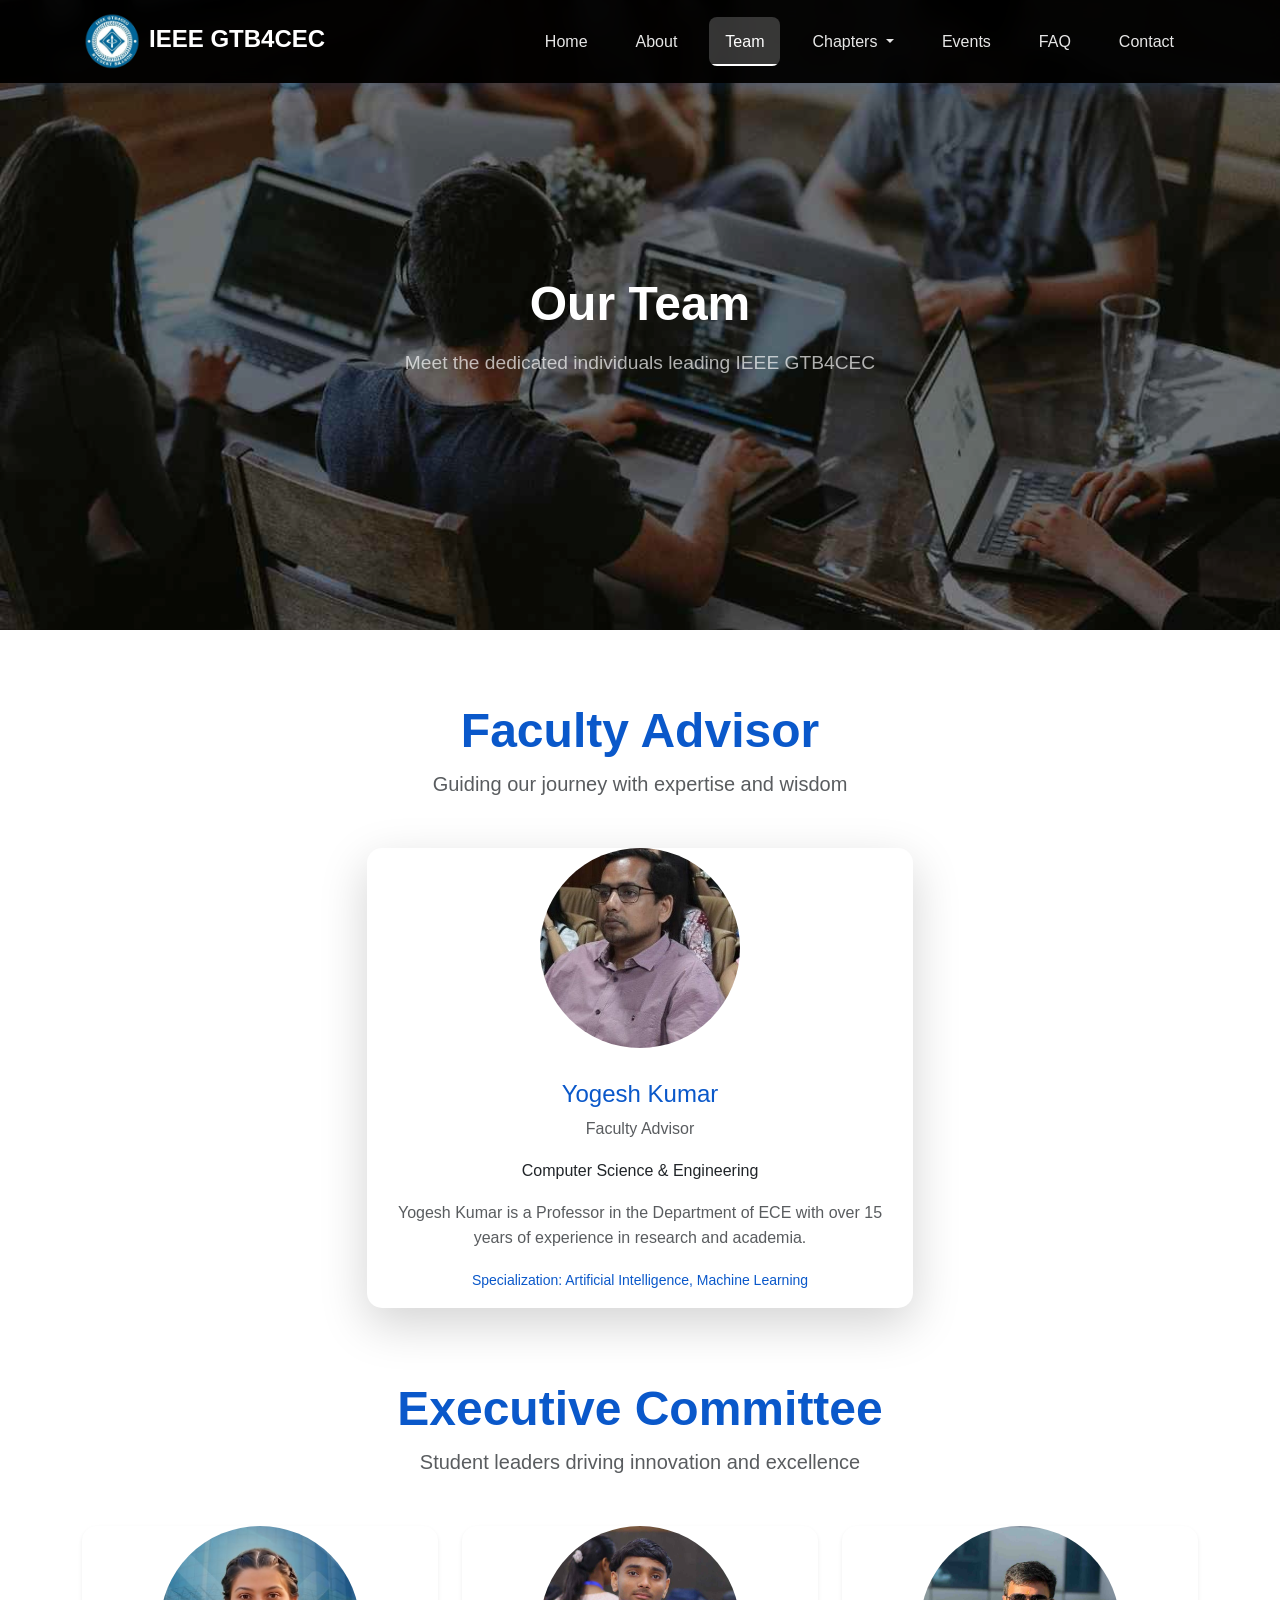
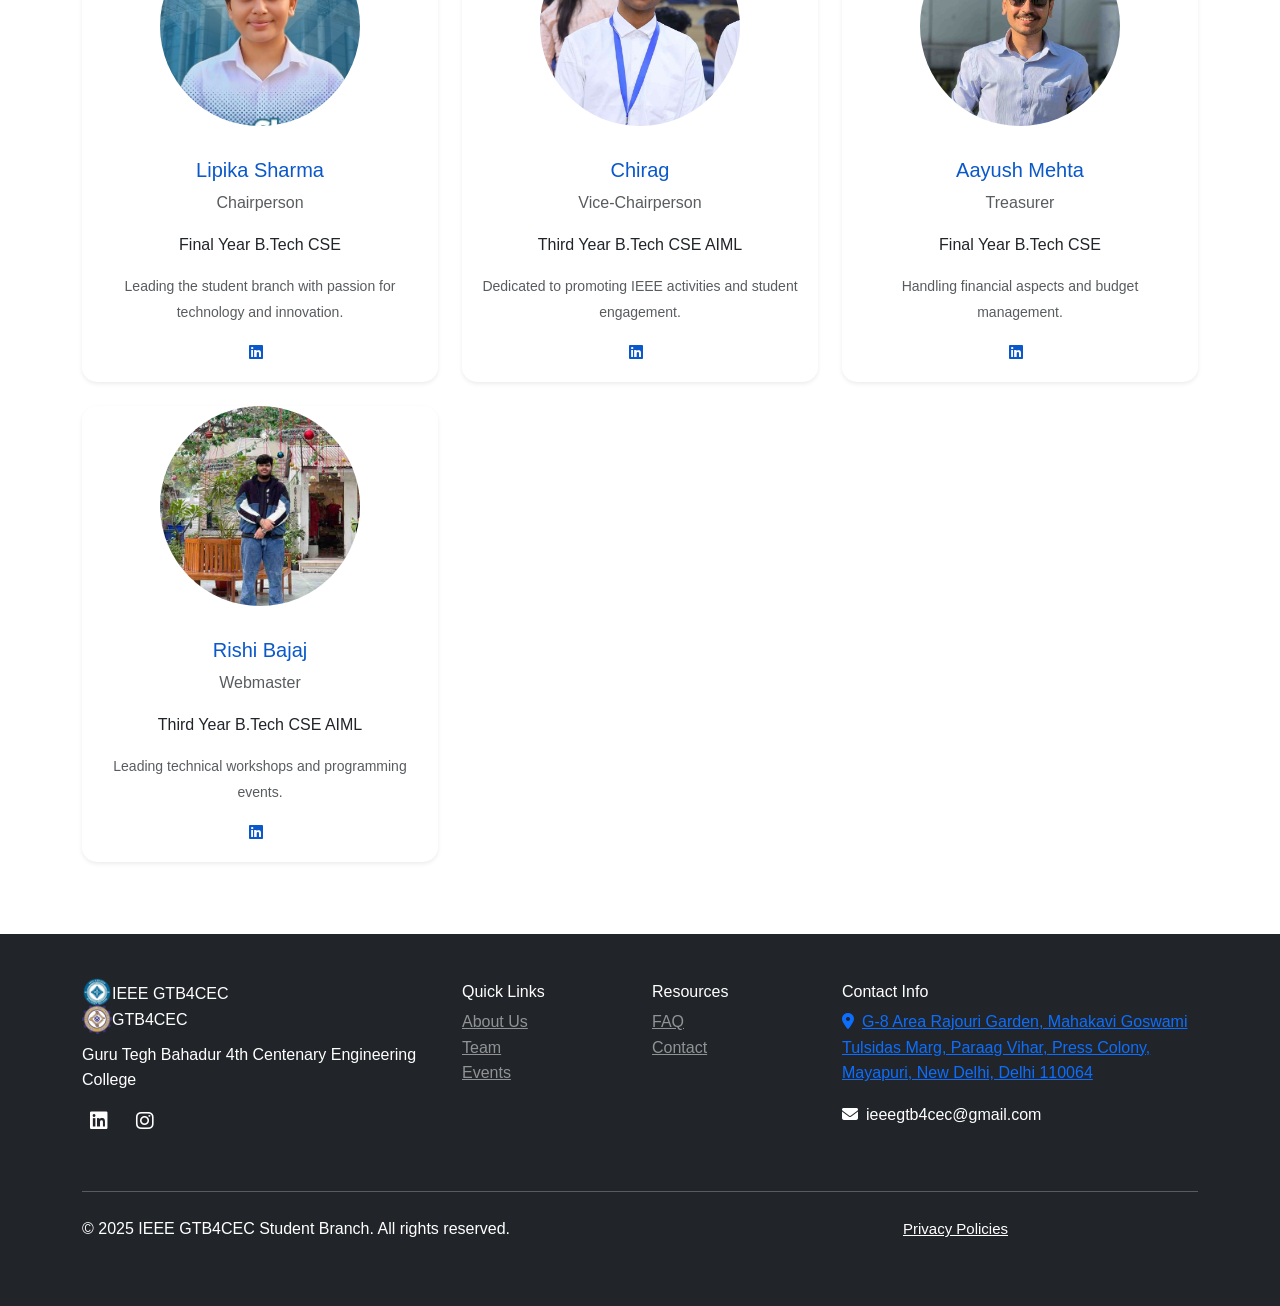
<file: team.html>
<!DOCTYPE html>
<html lang="en">
<head>
    <meta charset="UTF-8">
    <meta name="viewport" content="width=device-width, initial-scale=1.0">
    <title>Team - IEEE GTB4CEC Student Branch</title>
    
    <!-- Bootstrap CSS -->
    <link href="https://cdn.jsdelivr.net/npm/bootstrap@5.3.0/dist/css/bootstrap.min.css" rel="stylesheet">
    <!-- Font Awesome -->
    <link rel="stylesheet" href="https://cdnjs.cloudflare.com/ajax/libs/font-awesome/6.4.0/css/all.min.css">
    <!-- AOS Animation Library -->
    <link href="https://unpkg.com/aos@2.3.1/dist/aos.css" rel="stylesheet">
    <!-- Custom CSS -->
    <link rel="stylesheet" href="static/css/style.css">
</head>
<body>
    <!-- Navigation -->
    <nav class="navbar navbar-expand-lg navbar-dark bg-primary fixed-top">
        <div class="container">
            <a class="navbar-brand" href="index.html">
                <!-- <i class="fas fa-microchip me-2"></i>IEEE GTB4CEC -->
                 <img src="img/Logo/IEEEGTB1.png" alt="IEEE Logo" class="IEEEGTB" height="60px"> IEEE GTB4CEC
            </a>
            <button class="navbar-toggler" type="button" data-bs-toggle="collapse" data-bs-target="#navbarNav">
                <span class="navbar-toggler-icon"></span>
            </button>
            <div class="collapse navbar-collapse" id="navbarNav">
                <ul class="navbar-nav ms-auto">
                    <li class="nav-item">
                        <a class="nav-link" href="index.html">Home</a>
                    </li>
                    <li class="nav-item">
                        <a class="nav-link" href="about.html">About</a>
                    </li>
                    <li class="nav-item">
                        <a class="nav-link active" href="team.html">Team</a>
                    </li>
                    <li class="nav-item dropdown">
                        <a class="nav-link dropdown-toggle" href="#" id="chaptersDropdown" role="button" data-bs-toggle="dropdown" aria-expanded="false">
                            Chapters
                        </a>
                        <ul class="dropdown-menu" aria-labelledby="chaptersDropdown">
                            <li><a class="dropdown-item" href="computer_society.html">Computer Society</a></li>
                            <li><a class="dropdown-item" href="wie.html">Women in Engineering</a></li>
                            
                        </ul>
                    </li>
                    <li class="nav-item">
                        <a class="nav-link" href="events.html">Events</a>
                    </li>
                    <li class="nav-item">
                        <a class="nav-link" href="faq.html">FAQ</a>
                    </li>
                    
                    <!-- <li class="nav-item">
                        <a class="nav-link" href="gallery.html">Gallery</a>
                    </li> -->
                    <li class="nav-item">
                        <a class="nav-link" href="contact.html">Contact</a>
                    </li>
                </ul>
            </div>
        </div>
    </nav>
        <section class="page-header-section mb-5" id="team">
            <div class="container" data-aos="fade-up">
                <h1 class="display-4 fw-bold text-white">Our Team</h1>
                <p class="lead text-white-75">Meet the dedicated individuals leading IEEE GTB4CEC</p>
            </div>
        </section>
    <div class="container mt-5 pt-4">
        <!-- Page Header -->
        

        <!-- Faculty Advisor Section -->
        <section class="mb-5">
            <div class="text-center mb-5" data-aos="fade-up">
                <h2 class="display-5 fw-bold text-primary">Faculty Advisor</h2>
                <p class="lead text-muted">Guiding our journey with expertise and wisdom</p>
            </div>
            <div class="row justify-content-center" id="faculty-section">
                <!-- Faculty members will be loaded dynamically -->
            </div>
        </section>

        <!-- Executive Committee Section -->
        <section class="mb-5">
            <div class="text-center mb-5" data-aos="fade-up">
                <h2 class="display-5 fw-bold text-primary">Executive Committee</h2>
                <p class="lead text-muted">Student leaders driving innovation and excellence</p>
            </div>
            <div class="row" id="executive-committee">
                <!-- Executive committee members will be loaded dynamically -->
            </div>
        </section>
    </div>

    <footer class="bg-dark text-white py-5">
        <div class="container">
            <div class="row">
                <div class="col-lg-4 mb-4">
                    <h6><img src="img/Logo/IEEEGTB1.png" alt="IEEEGTB" width="30px" id="footer-img">IEEE GTB4CEC
                        <br>
                        <img src="img/Logo/Gtb.png" alt="IEEEGTB" width="30px" id="footer-img2">GTB4CEC
                    </h6>
                    <p>Guru Tegh Bahadur 4th Centenary Engineering College</p>
                    <div class="social-links">
                        <a href="https://www.linkedin.com/company/ieee-gtb4cec/" class="text-white me-3"><i class="fab fa-linkedin fa-lg"></i></a>
                        <a href="https://www.instagram.com/ieeegtb4cec/" class="text-white me-3"><i class="fab fa-instagram fa-lg"></i></a>
                        
                    </div>
                </div>
                <div class="col-lg-2 col-md-6 mb-4">
                    <h6 id="footer-top">Quick Links</h6>
                    <ul class="list-unstyled">
                        <li><a href="about.html" class="text-white-50">About Us</a></li>
                        <li><a href="team.html" class="text-white-50">Team</a></li>
                        <li><a href="events.html" class="text-white-50">Events</a></li>
                    </ul>
                </div>
                <div class="col-lg-2 col-md-6 mb-4">
                    <h6 id="footer-top">Resources</h6>
                    <ul class="list-unstyled">
                        <li><a href="faq.html" class="text-white-50">FAQ</a></li>
                        <!-- <li><a href="gallery.html" class="text-white-50">Gallery</a></li> -->
                        <li><a href="contact.html" class="text-white-50">Contact</a></li>
                    </ul>
                </div>
                <div class="col-lg-4 mb-4">
                    <h6 id="footer-top">Contact Info</h6>
                    <p><a href="https://maps.app.goo.gl/fSLAV6pNjvU4P4xp9">  <i class="fas fa-map-marker-alt me-2"></i>G-8 Area Rajouri Garden, Mahakavi Goswami Tulsidas Marg, Paraag Vihar, Press Colony, Mayapuri, New Delhi, Delhi 110064</a></p>
                    <p><i class="fas fa-envelope me-2"></i>ieeegtb4cec@gmail.com </p>
                    

                </div>
            </div>
            <hr class="my-4">
            <div class="row align-items-center">
                <div class="col-md-10">
                    <div class="col" id="copyright">
                        <div><p>&copy; 2025 IEEE GTB4CEC Student Branch. All rights reserved.</p> </div>
                        <div class="">
                            <a href="https://privacy.ieee.org/policies"  class="policies">Privacy Policies</a>
                        </div>
                    </div>
                        
            </div>
        </div>
    </footer>

    <!-- Bootstrap JS -->
    <script src="https://cdn.jsdelivr.net/npm/bootstrap@5.3.0/dist/js/bootstrap.bundle.min.js"></script>
    <!-- AOS Animation JS -->
    <script src="https://unpkg.com/aos@2.3.1/dist/aos.js"></script>
    <!-- Custom JS -->
    <script src="static/js/main.js"></script>
    <script>
        // Initialize AOS
        AOS.init({
            duration: 1000,
            once: true
        });
        
        // Load team data
        loadTeamData();
    </script>
</body>
</html>
</file>
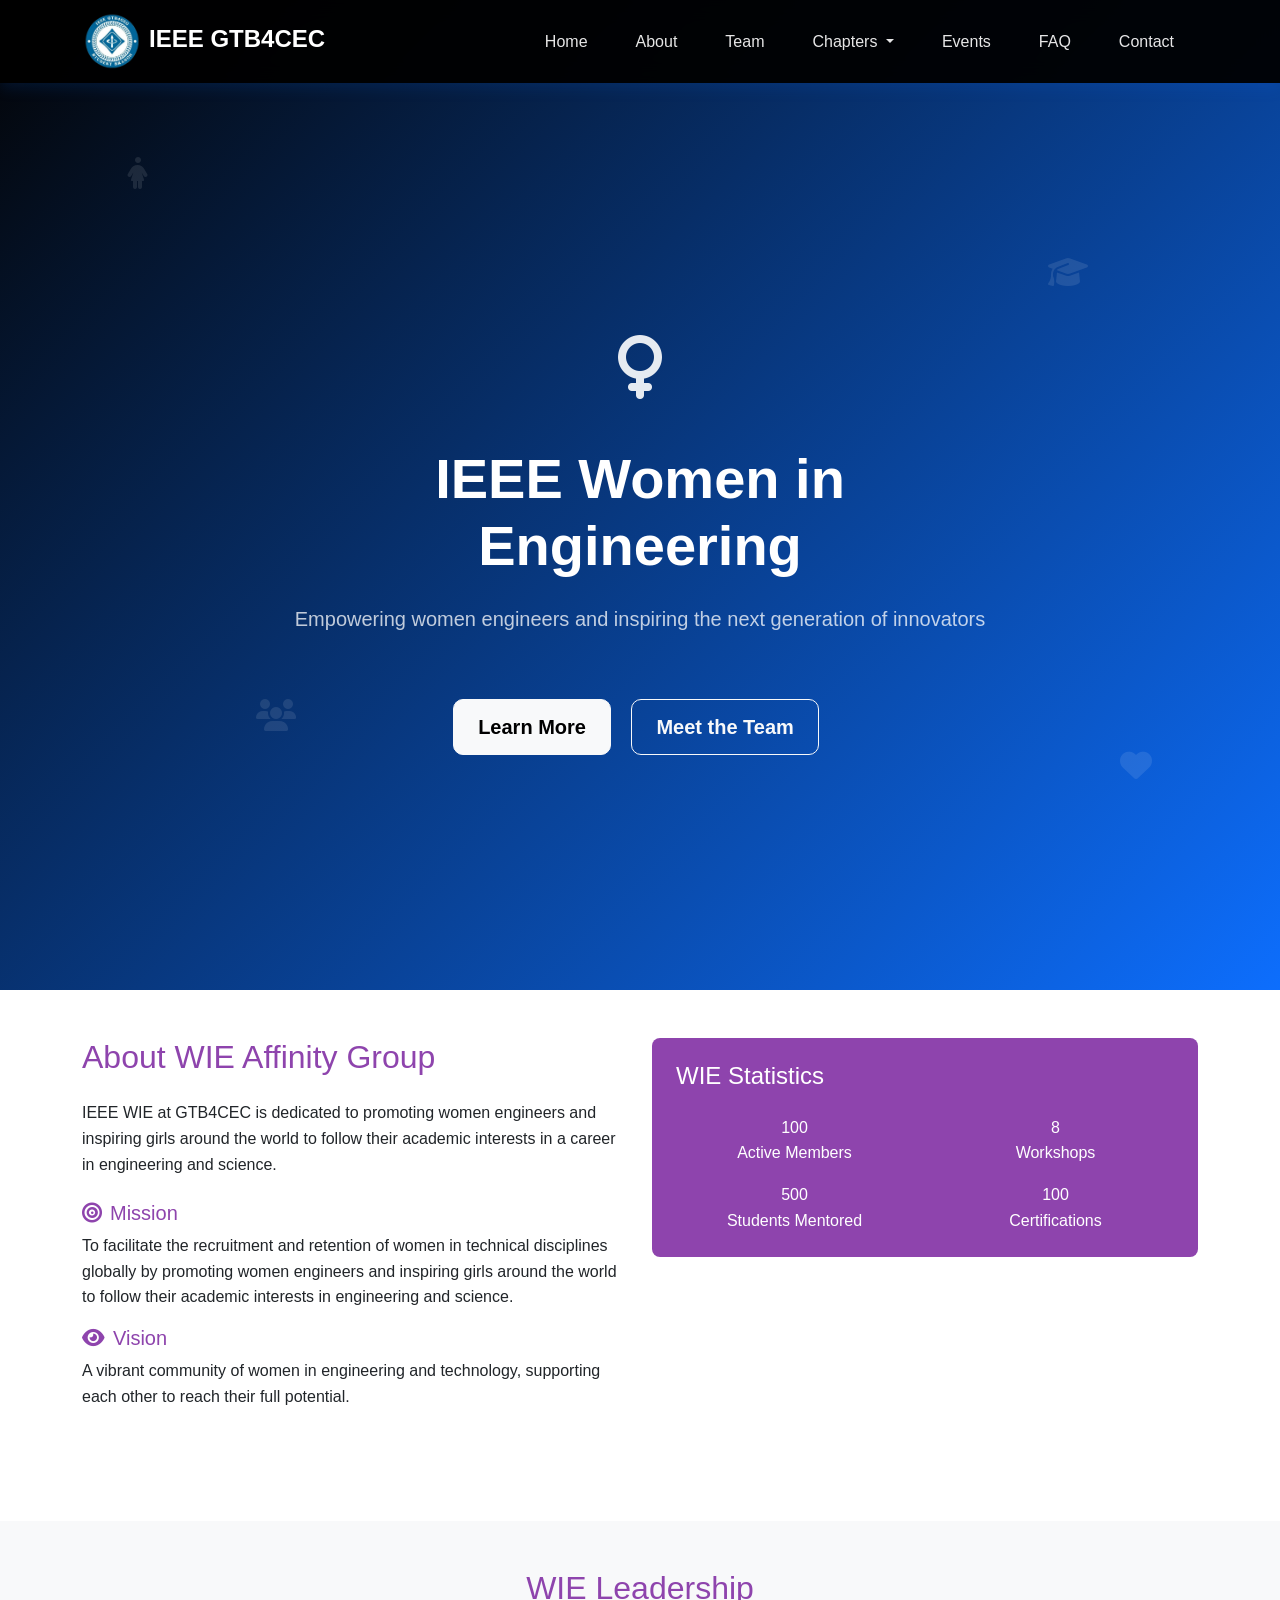
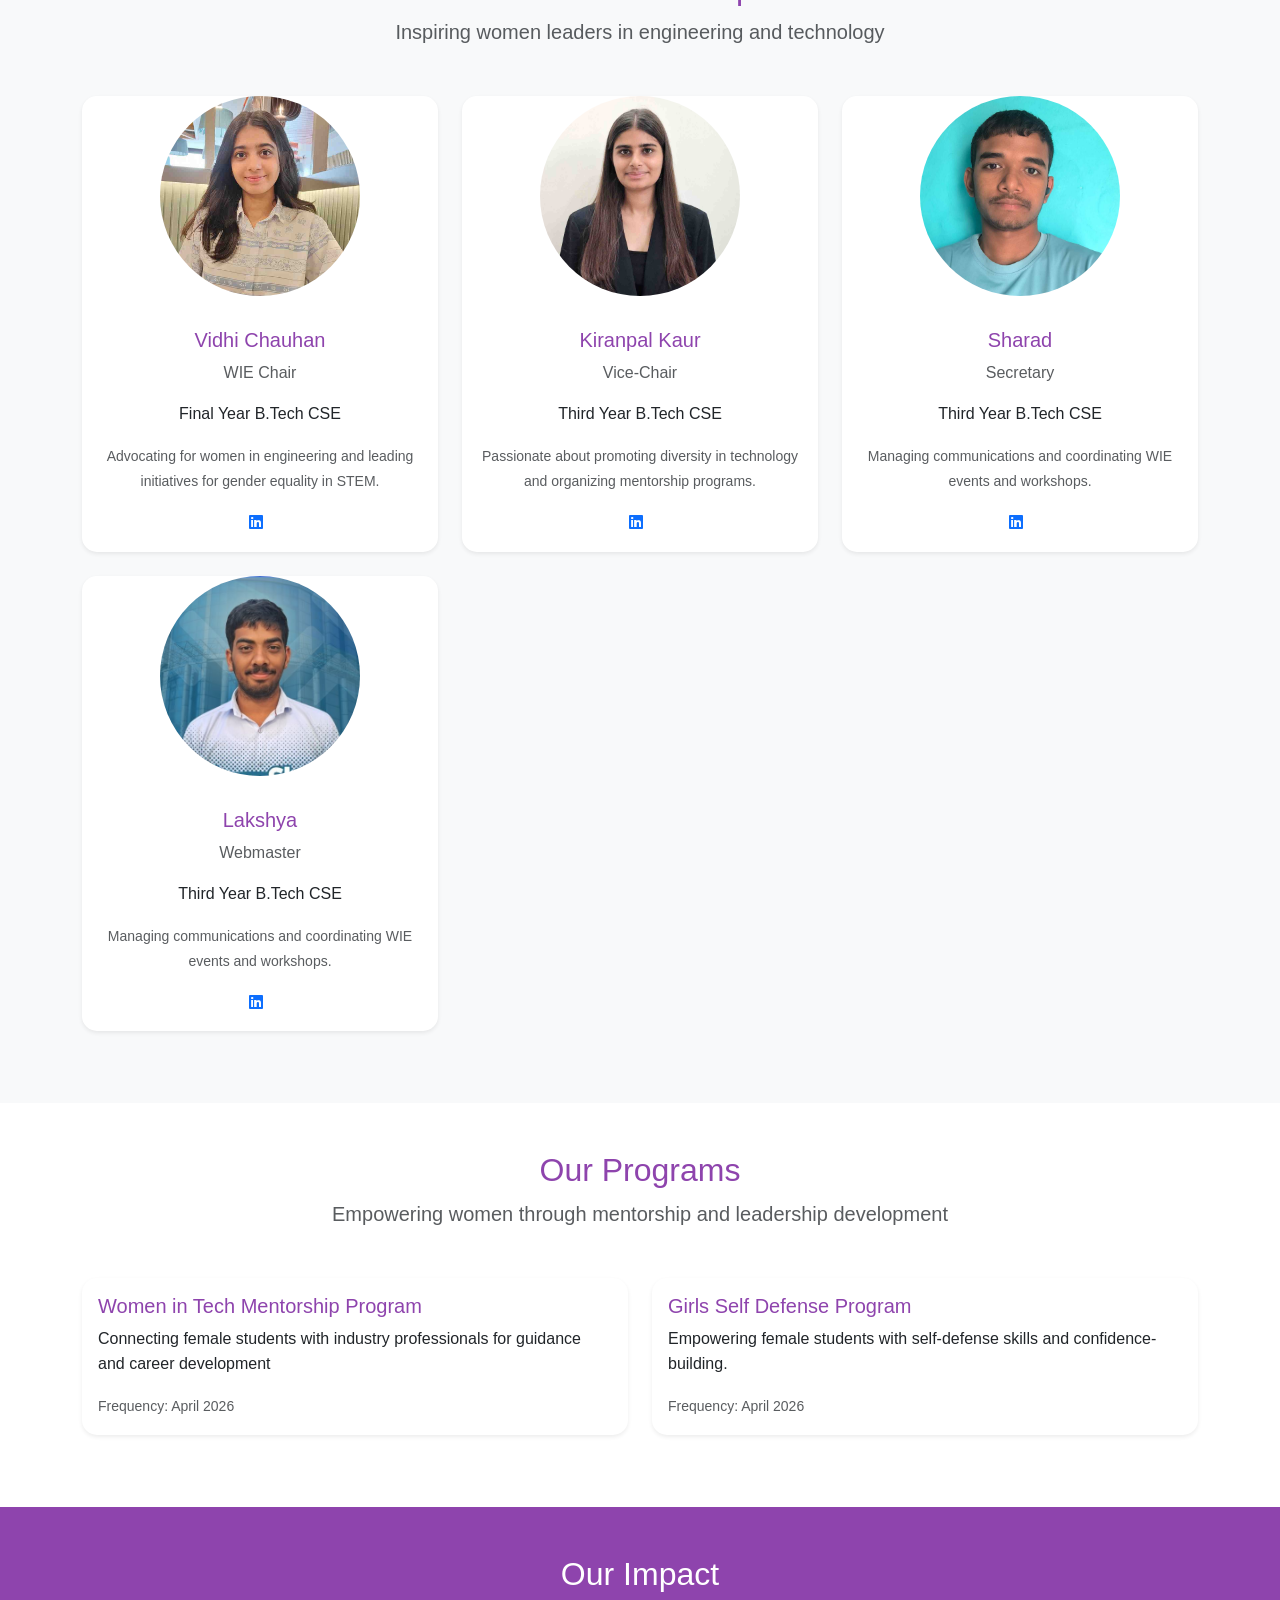
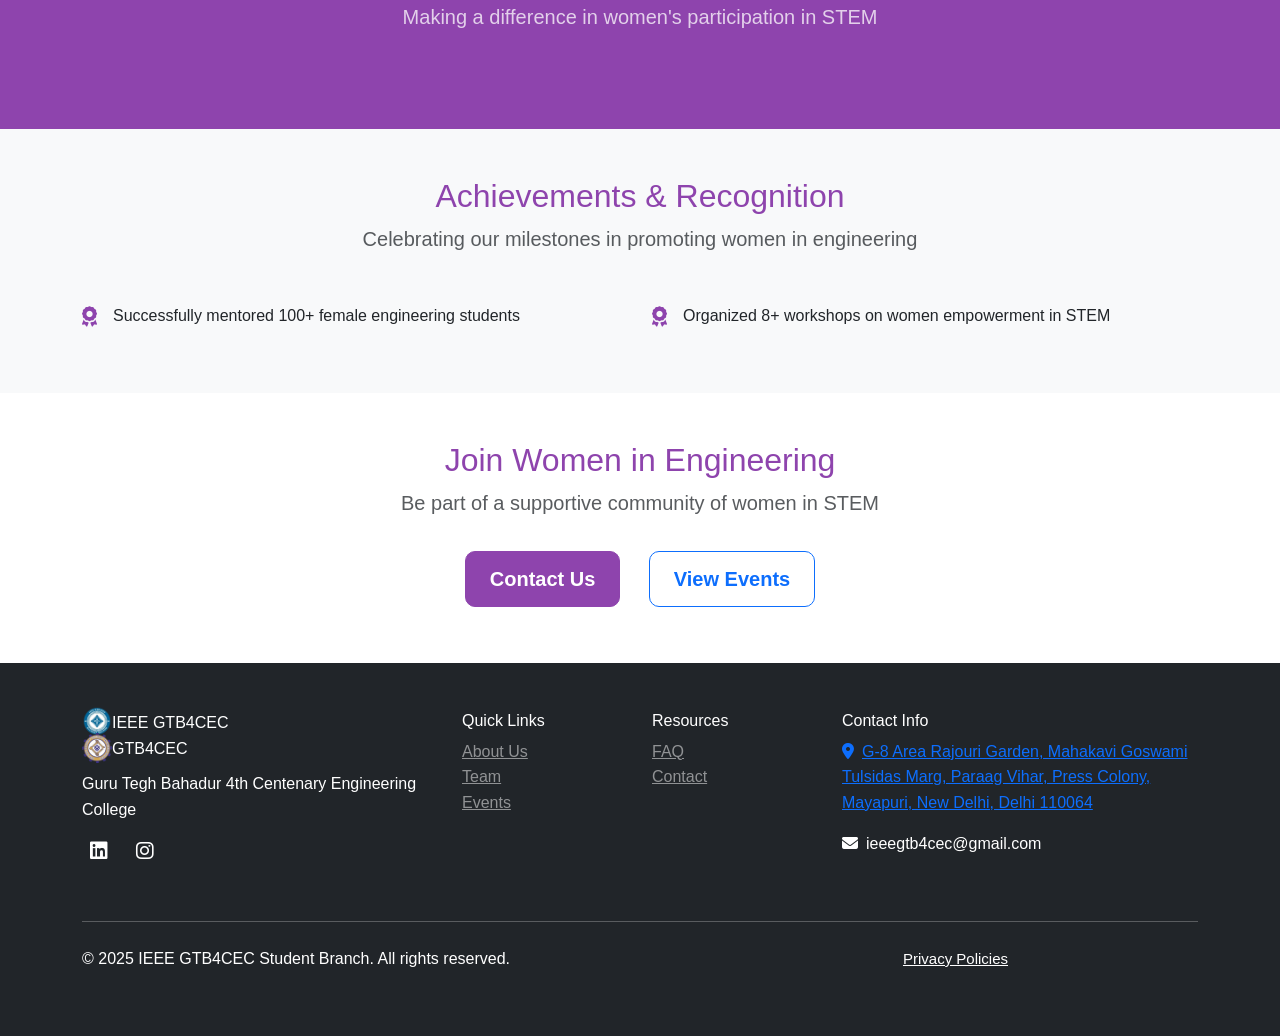
<file: wie.html>
<!DOCTYPE html>
<html lang="en">
<head>
    <meta charset="UTF-8">
    <meta name="viewport" content="width=device-width, initial-scale=1.0">
    <title>IEEE Women in Engineering - IEEE GTB4CEC</title>
    
    <!-- Bootstrap CSS -->
    <link href="https://cdn.jsdelivr.net/npm/bootstrap@5.3.0/dist/css/bootstrap.min.css" rel="stylesheet">
    <!-- Font Awesome -->
    <link rel="stylesheet" href="https://cdnjs.cloudflare.com/ajax/libs/font-awesome/6.4.0/css/all.min.css">
    <!-- AOS Animation Library -->
    <link href="https://unpkg.com/aos@2.3.1/dist/aos.css" rel="stylesheet">
    <!-- Custom CSS -->
    <link rel="stylesheet" href="static/css/style.css">
</head>
<body>
    <!-- Navigation -->
    <nav class="navbar navbar-expand-lg navbar-dark bg-primary fixed-top">
        <div class="container">
            <a class="navbar-brand" href="index.html">
                <!-- <i class="fas fa-microchip me-2"></i>IEEE GTB4CEC -->
                 <img src="img/Logo/IEEEGTB1.png" alt="IEEE Logo" class="IEEEGTB" height="60px"> IEEE GTB4CEC
            </a>
            <button class="navbar-toggler" type="button" data-bs-toggle="collapse" data-bs-target="#navbarNav">
                <span class="navbar-toggler-icon"></span>
            </button>
            <div class="collapse navbar-collapse" id="navbarNav">
                <ul class="navbar-nav ms-auto">
                    <li class="nav-item">
                        <a class="nav-link" href="index.html">Home</a>
                    </li>
                    <li class="nav-item">
                        <a class="nav-link" href="about.html">About</a>
                    </li>
                    <li class="nav-item">
                        <a class="nav-link" href="team.html">Team</a>
                    </li>
                    <li class="nav-item dropdown">
                        <a class="nav-link dropdown-toggle" href="#" id="chaptersDropdown" role="button" data-bs-toggle="dropdown" aria-expanded="false">
                            Chapters
                        </a>
                        <ul class="dropdown-menu" aria-labelledby="chaptersDropdown">
                            <li><a class="dropdown-item" href="computer_society.html">Computer Society</a></li>
                            <li><a class="dropdown-item active" href="wie.html">Women in Engineering</a></li>
                            
                        </ul>
                    </li>
                    <li class="nav-item">
                        <a class="nav-link" href="events.html">Events</a>
                    </li>
                    <li class="nav-item">
                        <a class="nav-link" href="faq.html">FAQ</a>
                    </li>
                    
                    <!-- <li class="nav-item">
                        <a class="nav-link" href="gallery.html">Gallery</a>
                    </li> -->
                    <li class="nav-item">
                        <a class="nav-link" href="contact.html">Contact</a>
                    </li>
                </ul>
            </div>
        </div>
    </nav>

    <!-- Hero Section -->
    <section class="hero-section wie-gradient parallax-section" id="WIE">
        <div class="hero-overlay"></div>
        <div class="container">
            <div class="row align-items-center min-vh-100">
                <div class="col-lg-8 mx-auto text-center" data-aos="fade-up">
                    <div class="wie-icon-large mb-4">
                        <i class="fas fa-venus"></i>
                    </div>
                    <h1 class="display-4 fw-bold text-white mb-4">IEEE Women in Engineering</h1>
                    <p class="lead text-white-75 mb-5">Empowering women engineers and inspiring the next generation of innovators</p>
                    <div class="hero-buttons">
                        <a href="#about" class="btn btn-light btn-lg me-3">Learn More</a>
                        <a href="#leadership" class="btn btn-outline-light btn-lg">Meet the Team</a>
                    </div>
                </div>
            </div>
        </div>
        <div class="floating-elements">
            <div class="float-element" style="top: 15%; left: 10%;">
                <i class="fas fa-female"></i>
            </div>
            <div class="float-element" style="top: 25%; right: 15%;">
                <i class="fas fa-graduation-cap"></i>
            </div>
            <div class="float-element" style="bottom: 25%; left: 20%;">
                <i class="fas fa-users"></i>
            </div>
            <div class="float-element" style="bottom: 20%; right: 10%;">
                <i class="fas fa-heart"></i>
            </div>
        </div>
    </section>

    <!-- About Section -->
    <section id="about" class="py-5">
        <div class="container">
            <div class="row">
                <div class="col-lg-6 mb-5" data-aos="fade-right">
                    <h2 class="wie-color mb-4">About WIE Affinity Group</h2>
                    <p class="chapter-description"></p>
                    <div class="mission-vision mt-4">
                        <div class="mb-3">
                            <h5 class="wie-color"><i class="fas fa-bullseye me-2"></i>Mission</h5>
                            <p class="mission-text"></p>
                        </div>
                        <div>
                            <h5 class="wie-color"><i class="fas fa-eye me-2"></i>Vision</h5>
                            <p class="vision-text"></p>
                        </div>
                    </div>
                </div>
                <div class="col-lg-6" data-aos="fade-left">
                    <div class="stats-card wie-bg text-white p-4 rounded-3">
                        <h4 class="mb-4">WIE Statistics</h4>
                        <div class="row" id="wie-stats">
                            <!-- Statistics will be loaded dynamically -->
                        </div>
                    </div>
                </div>
            </div>
        </div>
    </section>

    <!-- Leadership Section -->
    <section id="leadership" class="py-5 bg-light">
        <div class="container">
            <div class="text-center mb-5" data-aos="fade-up">
                <h2 class="wie-color">WIE Leadership</h2>
                <p class="lead text-muted">Inspiring women leaders in engineering and technology</p>
            </div>
            <div class="row" id="leadership-cards">
                <!-- Leadership cards will be loaded dynamically -->
            </div>
        </div>
    </section>

    <!-- Programs Section -->
    <section id="programs" class="py-5">
        <div class="container">
            <div class="text-center mb-5" data-aos="fade-up">
                <h2 class="wie-color">Our Programs</h2>
                <p class="lead text-muted">Empowering women through mentorship and leadership development</p>
            </div>
            <div class="row" id="programs-grid">
                <!-- Programs will be loaded dynamically -->
            </div>
        </div>
    </section>

    <!-- Impact Section -->
    <section id="impact" class="py-5 wie-bg text-white parallax-section">
        <div class="container">
            <div class="text-center mb-5" data-aos="fade-up">
                <h2 class="text-white">Our Impact</h2>
                <p class="lead text-white-75">Making a difference in women's participation in STEM</p>
            </div>
            <div class="row" id="impact-stats">
                <!-- Impact statistics will be loaded dynamically -->
            </div>
        </div>
    </section>

    <!-- Achievements Section -->
    <section id="achievements" class="py-5 bg-light">
        <div class="container">
            <div class="text-center mb-5" data-aos="fade-up">
                <h2 class="wie-color">Achievements & Recognition</h2>
                <p class="lead text-muted">Celebrating our milestones in promoting women in engineering</p>
            </div>
            <div class="row" id="achievements-list">
                <!-- Achievements will be loaded dynamically -->
            </div>
        </div>
    </section>

    <!-- Call to Action -->
    <section class="py-5">
        <div class="container">
            <div class="text-center" data-aos="fade-up">
                <h2 class="wie-color">Join Women in Engineering</h2>
                <p class="lead text-muted mb-4">Be part of a supportive community of women in STEM</p>
                <div class="cta-buttons">
                    <a href="contact.html" class="btn wie-btn btn-lg me-3">Contact Us</a>
                    <a href="events.html" class="btn btn-outline-primary btn-lg">View Events</a>
                </div>
            </div>
        </div>
    </section>

    <footer class="bg-dark text-white py-5">
        <div class="container">
            <div class="row">
                <div class="col-lg-4 mb-4">
                    <h6><img src="img/Logo/IEEEGTB1.png" alt="IEEEGTB" width="30px" id="footer-img">IEEE GTB4CEC
                        <br>
                        <img src="img/Logo/Gtb.png" alt="IEEEGTB" width="30px" id="footer-img2">GTB4CEC
                    </h6>
                    <p>Guru Tegh Bahadur 4th Centenary Engineering College</p>
                    <div class="social-links">
                        <a href="https://www.linkedin.com/company/ieee-gtb4cec/" class="text-white me-3"><i class="fab fa-linkedin fa-lg"></i></a>
                        <a href="https://www.instagram.com/ieeegtb4cec/" class="text-white me-3"><i class="fab fa-instagram fa-lg"></i></a>
                        
                    </div>
                </div>
                <div class="col-lg-2 col-md-6 mb-4">
                    <h6 id="footer-top">Quick Links</h6>
                    <ul class="list-unstyled">
                        <li><a href="about.html" class="text-white-50">About Us</a></li>
                        <li><a href="team.html" class="text-white-50">Team</a></li>
                        <li><a href="events.html" class="text-white-50">Events</a></li>
                    </ul>
                </div>
                <div class="col-lg-2 col-md-6 mb-4">
                    <h6 id="footer-top">Resources</h6>
                    <ul class="list-unstyled">
                        <li><a href="faq.html" class="text-white-50">FAQ</a></li>
                        <!-- <li><a href="gallery.html" class="text-white-50">Gallery</a></li> -->
                        <li><a href="contact.html" class="text-white-50">Contact</a></li>
                    </ul>
                </div>
                <div class="col-lg-4 mb-4">
                    <h6 id="footer-top">Contact Info</h6>
                    <p><a href="https://maps.app.goo.gl/fSLAV6pNjvU4P4xp9">  <i class="fas fa-map-marker-alt me-2"></i>G-8 Area Rajouri Garden, Mahakavi Goswami Tulsidas Marg, Paraag Vihar, Press Colony, Mayapuri, New Delhi, Delhi 110064</a></p>
                    <p><i class="fas fa-envelope me-2"></i>ieeegtb4cec@gmail.com </p>
                    

                </div>
            </div>
            <hr class="my-4">
            <div class="row align-items-center">
                <div class="col-md-10">
                    <div class="col" id="copyright">
                        <div><p>&copy; 2025 IEEE GTB4CEC Student Branch. All rights reserved.</p> </div>
                        <div class="">
                            <a href="https://privacy.ieee.org/policies"  class="policies">Privacy Policies</a>
                        </div>
                    </div>
                        
            </div>
        </div>
    </footer>

    <!-- Bootstrap JS -->
    <script src="https://cdn.jsdelivr.net/npm/bootstrap@5.3.0/dist/js/bootstrap.bundle.min.js"></script>
    <!-- AOS Animation JS -->
    <script src="https://unpkg.com/aos@2.3.1/dist/aos.js"></script>
    <!-- Custom JS -->
    <script src="static/js/main.js"></script>
    <script>
        // Initialize AOS
        AOS.init({
            duration: 1000,
            once: true
        });
        
        // Load WIE data
        loadWIEData();
    </script>
</body>
</html>
</file>
<file: static/css/style.css>
/* IEEE GTB4CEC Student Branch - Enhanced Styles with Parallax & Animations */

/* CSS Variables for IEEE Colors and Chapter Colors */
:root {
    /* IEEE Colors */
    --ieee-blue: #0d6efd;
    --ieee-dark-blue: #0a58ca;
    --ieee-light-blue: #cfe2ff;
    --ieee-black: #212529;
    --ieee-white: #ffffff;
    --ieee-gray-light: #f8f9fa;
    --ieee-gray-medium: #6c757d;
    --ieee-gray-dark: #495057;
    --primary-dark: #0056b3;
    --light-color: #ffffff;
    
    --dark-color: #000000;
    
    /* Computer Society Colors */
    --cs-primary: #1f4e79;
    --cs-secondary: #2563eb;
    --cs-light: #dbeafe;
    --cs-dark: #1e3a8a;
    
    /* Women in Engineering Colors */
    --wie-primary: #8e44ad;
    --wie-secondary: #9d4edd;
    --wie-light: #f3e8ff;
    --wie-dark: #6b21a8;
    
    /* Shadows and Effects */
    --shadow-primary: 0 4px 15px rgba(13, 110, 253, 0.15);
    --shadow-hover: 0 10px 30px rgba(13, 110, 253, 0.25);
    --shadow-lg: 0 15px 40px rgba(0, 0, 0, 0.1);
    --border-radius: 15px;
    --box-shadow: 0 4px 6px rgba(0, 0, 0, 0.1);
    --transition: all 0.3s ease;
    --transition-slow: all 0.8s ease;
}

/* Global Styles */
* {
    box-sizing: border-box;
}

html {
    scroll-behavior: smooth;
}

body {
    font-family: 'Inter', -apple-system, BlinkMacSystemFont, 'Segoe UI', Roboto, sans-serif;
    line-height: 1.6;
    color: var(--ieee-black);
    background-color: var(--ieee-white);
    overflow-x: hidden;
}

/* Custom Bootstrap Color Overrides */
.bg-primary {
    background-color: var(--ieee-dark-blue) !important;
}

.text-primary {
    color: var(--ieee-dark-blue) !important;
}

.btn-primary {
    background-color: var(--ieee-dark-blue);
    border-color: var(--ieee-dark-blue);
    transition: var(--transition);
    position: relative;
    overflow: hidden;
}

.btn-primary:hover,
.btn-primary:focus {
    background-color: var(--ieee-dark-blue);
    border-color: var(--ieee-dark-blue);
    transform: translateY(-2px);
    box-shadow: var(--shadow-hover);
}

.btn-outline-primary {
    color: var(--ieee-blue);
    border-color: var(--ieee-blue);
    transition: var(--transition);
}

.btn-outline-primary:hover,
.btn-outline-primary:focus {
    background-color: var(--ieee-blue);
    border-color: var(--ieee-blue);
    transform: translateY(-2px);
    box-shadow: var(--shadow-hover);
}

/* Chapter Specific Colors */
.cs-color {
    color: var(--cs-primary) !important;
}

.cs-bg {
    background-color: var(--cs-primary) !important;
}

.cs-btn {
    background-color: var(--cs-primary);
    border-color: var(--cs-primary);
    color: white;
    transition: var(--transition);
}

.cs-btn:hover {
    background-color: var(--cs-dark);
    border-color: var(--cs-dark);
    color: white;
    transform: translateY(-2px);
    box-shadow: 0 8px 25px rgba(31, 78, 121, 0.3);
}

.wie-color {
    color: var(--wie-primary) !important;
}

.wie-bg {
    background-color: var(--wie-primary) !important;
}

.wie-btn {
    background-color: var(--wie-primary);
    border-color: var(--wie-primary);
    color: white;
    transition: var(--transition);
}

.wie-btn:hover {
    background-color: var(--wie-dark);
    border-color: var(--wie-dark);
    color: white;
    transform: translateY(-2px);
    box-shadow: 0 8px 25px rgba(142, 68, 173, 0.3);
}
/* .IEEEGTB {
    height: 1px;
    border-radius: 5px;
} */

/* Enhanced Navigation */
.navbar {
    padding: 0.4rem 0;
    box-shadow: var(--shadow-primary);
    backdrop-filter: blur(10px);
    background: rgba(0, 0, 0, 0.95) !important;
    transition: var(--transition);
}

.navbar.scrolled {
    background: rgba(0, 0, 0, 0.6) !important;
    /* background: rgb(106 36 212 / 60%) !important; */
    padding: 0.5rem 0;
}

.navbar-brand {
    font-weight: bold;
    font-size: 1.5rem;
    color: white !important;
    transition: var(--transition);
}

.navbar-brand:hover {
    transform: scale(1.05);
}

.navbar-nav .nav-link {
    font-weight: 500;
    margin: 0 0.5rem;
    padding: 0.75rem 1rem !important;
    border-radius: 8px;
    transition: var(--transition);
    color: rgba(255, 255, 255, 0.9) !important;
    position: relative;
    overflow: hidden;
}

.navbar-nav .nav-link::before {
    content: '';
    position: absolute;
    bottom: 0;
    left: -100%;
    width: 100%;
    height: 2px;
    background: white;
    transition: left 0.3s ease;
}

.navbar-nav .nav-link:hover::before,
.navbar-nav .nav-link.active::before {
    left: 0;
}

.navbar-nav .nav-link:hover {
    background-color: rgba(255, 255, 255, 0.1);
    color: var(--ieee-white) !important;
    transform: translateY(-2px);
}

.navbar-nav .nav-link.active {
    background-color: rgba(255, 255, 255, 0.2);
    color: var(--ieee-white) !important;
}

/* Hero Sections */
 .page-header-section, .chapter-highlight-section, .cta-section {
    position: relative;
    min-height: 70vh;
    display: flex;
    align-items: center;
    /* padding-top: 200px; */
}

/* Hero Section */
.hero-section {
    background: linear-gradient(135deg, var(--ieee-blue) 0%, var(--ieee-dark-blue) 100%);
    position: relative;
    overflow: hidden;
    padding-top: 90px;
}

@media only screen and (max-width: 768px) {
  /* Add styles for phone-sized screens here */
  #hero-title{
    padding-top: 90px;
  }
}

.hero-overlay {
    position: absolute;
    top: 0;
    left: 0;
    width: 100%;
    height: 100%;
    /* background: linear-gradient(#0033ff,#0600ab,#00033d); */
    background: linear-gradient(135deg, #030304 0%, var(--ieee-blue) 100%);
     padding-top: 200px;
    z-index: 1;
}

.hero-section .container {
    position: relative;
    z-index: 2;
}

.hero-section::before {
    content: '';
    position: absolute;
    top: 0;
    left: 0;
    width: 100%;
    height: 100%;
    background: url('data:image/svg+xml,<svg xmlns="http://www.w3.org/2000/svg" viewBox="0 0 100 100"><defs><pattern id="circuit" x="0" y="0" width="20" height="20" patternUnits="userSpaceOnUse"><circle cx="2" cy="2" r="1" fill="%23ffffff" opacity="0.1"/><circle cx="18" cy="18" r="1" fill="%23ffffff" opacity="0.1"/><path d="M2 2 L18 18 M18 2 L2 18" stroke="%23ffffff" stroke-width="0.5" opacity="0.05"/></pattern></defs><rect width="100" height="100" fill="url(%23circuit)"/></svg>');
    z-index: 0;
    animation: circuitFlow 20s linear infinite;
}

@keyframes circuitFlow {
    0% { transform: translateX(0) translateY(0); }
    100% { transform: translateX(20px) translateY(20px); }
}

/* Floating Elements */
.floating-elements {
    position: absolute;
    top: 0;
    left: 0;
    width: 100%;
    height: 100%;
    z-index: 1;
    pointer-events: none;
}

.float-element {
    position: absolute;
    font-size: 2rem;
    color: rgba(255, 255, 255, 0.1);
    animation: float 6s ease-in-out infinite;
}

.float-element:nth-child(1) { animation-delay: 0s; }
.float-element:nth-child(2) { animation-delay: 1.5s; }
.float-element:nth-child(3) { animation-delay: 3s; }
.float-element:nth-child(4) { animation-delay: 4.5s; }

@keyframes float {
    0%, 100% { transform: translateY(0px); }
    50% { transform: translateY(-20px); }
}

/* Animated Title */
.animate-title {
    animation: titleSlideIn 1s ease-out;
}

@keyframes titleSlideIn {
    0% {
        opacity: 0;
        transform: translateX(-50px);
    }
    100% {
        opacity: 1;
        transform: translateX(0);
    }
}

/* Enhanced Hero Image */
.hero-image-container {
    position: relative;
    overflow: hidden;
    border-radius: var(--border-radius);
    margin-bottom: 15px;
}

.hero-image {
    transition: var(--transition-slow);
    transform: scale(1);
    height: 100%;
    width: 100%;
}

.hero-image:hover {
    transform: scale(1.05);
}

.hero-buttons .btn {
    margin-top: 16px;   /* space above buttons */
    margin-right: 8px; 
    margin-bottom: 7px; /* space between buttons */
    /* transition: var(--transition); */
}

.page-header {
    background: linear-gradient(135deg, var(--dark-color) 0%, var(--primary-dark) 100%);
    padding: 120px 0 80px;
    text-align: center;
    margin-top: 76px;
    color: var(--text-light);
}
#event{
    background-image: url("../../img/event.jpg");
    background-size: cover;
    background-position: center;
    background-repeat: no-repeat;
    position: relative;
}
#event::before {
    content: "";
    position: absolute;
    inset: 0;
    background: rgba(0, 0, 0, 0.6);
    min-height: 100%;
}
#event .container {
    position: relative;
    z-index: 1;
}
.header-data{
    color: white;
    font-size: 100px;
    text-shadow: 0px 2px 9px rgb(37, 28, 28) ;
}
#about-us{
    background-image: url("../../img/about.jpg");
    background-size: cover;
    background-position: center;
    background-repeat: no-repeat;
    position: relative;
}
#about-us::before {
    content: "";
    position: absolute;
    inset: 0;
    background: rgba(0, 0, 0, 0.4);
    min-height: 100%;
}
#about-us .container {
    position: relative;
    z-index: 1;
}
#team{
    background-image: url("../../img/team.jpg");
    background-size: cover;
    background-position: center;
    background-repeat: no-repeat;
    position: relative;
}
#team::before {
    content: "";
    position: absolute;
    inset: 0;
    background: rgba(0, 0, 0, 0.4);
    min-height: 100%;
}
#team .container {
    position: relative;
    z-index: 1;
}
#faq{
    background-image: url("../../img/faq.jpg");
    background-size: cover;
    background-position: center;
    background-repeat: no-repeat;
    position: relative;
}
#faq::before {
    content: "";
    position: absolute;
    inset: 0;
    background: rgba(0, 0, 0, 0.4);
    min-height: 100%;
}
#faq .container {
    position: relative;
    z-index: 1;
}
#gallery{
    background-image: url("../../img/gallery.jpg");
    background-size: cover;
    background-position: center;
    background-repeat: no-repeat;
    position: relative;
}
#gallery::before {
    content: "";
    position: absolute;
    inset: 0;
    background: rgba(0, 0, 0, 0.6);
    min-height: 100%;
}
#gallery .container {
    position: relative;
    z-index: 1;
}
#contact{
    background-image: url("../../img/contact.jpg");
    background-size: cover;
    background-position: center;
    background-repeat: no-repeat;
    position: relative;
}
#contact::before {
    content: "";
    position: absolute;
    inset: 0;
    background: rgba(0, 0, 0, 0.6);
    min-height: 100%;
}
#contact .container {
    position: relative;
    z-index: 1;
}
#home{
    background-image: url("../../img/ieee.jpg");
    background-size: cover;
    background-position: center;
    background-repeat: no-repeat;
    position: relative;
}
#home::before {
    content: "";
    position: absolute;
    inset: 0;
    background: rgba(0, 0, 0, 0.6);
    min-height: 100%;
}
#home .container {
    position: relative;
    z-index: 1;
}


#card-chapter{
    justify-content: center;
    display: flex;
}
/* Chapter Highlight Section */
/* .chapter-highlight-section {
    background: linear-gradient(135deg, #030304 0%, var(--ieee-blue) 100%);
    position: relative;
} */
 .chapter-highlight-section{
    background-image: url("../../img/chapter.jpg");
    background-size: cover;
    background-position: center;
    background-repeat: no-repeat;
    position: relative;
 }

/* Chapter Cards */
.chapter-card {
    transition: var(--transition);
    overflow: hidden;
    border: none;
    position: relative;
}

.chapter-card:hover {
    transform: translateY(-10px) scale(1.02);
    box-shadow: var(--shadow-lg);
}

.chapter-icon {
    display: inline-flex;
    align-items: center;
    justify-content: center;
    width: 60px;
    height: 60px;
    border-radius: 50%;
    background: rgba(255, 255, 255, 0.1);
    margin-bottom: 1rem;
    transition: var(--transition);
}

.cs-themed .chapter-icon {
    background: var(--cs-light);
}

.wie-themed .chapter-icon {
    background: var(--wie-light);
}

/* Computer Society Gradient */
.cs-gradient {
    background: linear-gradient(135deg, var(--cs-primary) 0%, var(--cs-secondary) 100%);
}

.cs-icon-large {
    font-size: 4rem;
    color: rgba(255, 255, 255, 0.9);
    margin-bottom: 1rem;
    animation: pulse 2s infinite;
}

/* WIE Gradient */
.wie-gradient {
    background: linear-gradient(135deg, var(--wie-primary) 0%, var(--wie-secondary) 100%);
}

.wie-icon-large {
    font-size: 4rem;
    color: rgba(255, 255, 255, 0.9);
    margin-bottom: 1rem;
    animation: pulse 2s infinite;
}

/* Enhanced Card Styles */
.card {
    border: none;
    border-radius: var(--border-radius);
    box-shadow: var(--shadow-primary);
    transition: var(--transition);
    position: relative;
    overflow: hidden;
}

.card::before {
    content: '';
    position: absolute;
    top: 0;
    left: -100%;
    width: 100%;
    height: 100%;
    background: linear-gradient(90deg, transparent, rgba(255, 255, 255, 0.2), transparent);
    transition: left 0.5s;
}

.card:hover::before {
    left: 100%;
}

.card:hover {
    transform: translateY(-5px);
    box-shadow: var(--shadow-hover);
}

/* Counter Animation */
.counter {
    font-size: 2rem;
    font-weight: bold;
    color: var(--ieee-dark-blue);
}

/* Statistics Section */
#back-branch{
    background-color: rgb(248 249 250);
}
.stat-item {
    padding: 2rem;
    transition: var(--transition);
    border-radius: var(--border-radius);
    background: var(--light-color);
    box-shadow: var(--box-shadow);
}

.stat-item:hover {
    transform: translateY(-10px);
    background: rgba(13, 110, 253, 0.05);
}

.stat-item i {
    margin-bottom: 1rem;
    transition: var(--transition);
}

.stat-item:hover i {
    transform: scale(1.1);
    color: var(--ieee-blue) !important;
}
@media (max-width: 768px) {
    .stat-item {
        margin: 0 auto;           /* Centers the 200px box in the column */
        display: flex;
        flex-direction: column;   /* Stacks children vertically */
        align-items: center;  
        width: 200px;
        justify-content: center;
    }
    
}

/* Page Header Section */
/* .page-header-section {
    background: linear-gradient(135deg, var(--ieee-blue) 0%, var(--ieee-dark-blue) 100%);
    padding: 4rem 0;
    margin: -2rem -15px 0;
    position: relative;
    overflow: hidden;
} */

.page-header-section {
    background: linear-gradient(135deg, var(--dark-color) 0%, var(--primary-dark) 100%);
    padding: 120px 0 80px;
    text-align: center;
    margin-left: 0px;
    color: var(--text-light);
    
}

.page-header-section h1 {
    font-size: 3rem;
    margin-bottom: 1rem;
    color: var(--text-light);
}

.page-header-section p {
    font-size: 1.2rem;
    opacity: 0.9;
}


/* Mission and Vision Cards */
.mission-card, .vision-card {
    transition: var(--transition);
    position: relative;
    overflow: hidden;
}

.mission-card:hover, .vision-card:hover {
    transform: rotateY(5deg) translateY(-5px);
}

.mission-icon, .vision-icon {
    transition: var(--transition);
}

.mission-card:hover .mission-icon i,
.vision-card:hover .vision-icon i {
    transform: scale(1.2) rotate(360deg);
}

/* Timeline Styles */
.timeline {
    position: relative;
    padding: 2rem 0;
}

.timeline::before {
    content: '';
    position: absolute;
    left: 30px;
    top: 0;
    bottom: 0;
    width: 2px;
    background: var(--ieee-blue);
}

.timeline-item {
    position: relative;
    margin-bottom: 2rem;
    padding-left: 4rem;
}

.timeline-marker {
    position: absolute;
    left: 22px;
    top: 0.5rem;
    width: 16px;
    height: 16px;
    border-radius: 50%;
    background: var(--ieee-blue);
    border: 4px solid white;
    box-shadow: var(--shadow-primary);
}

.timeline-year {
    color: var(--ieee-blue);
    font-weight: bold;
    margin-bottom: 0.5rem;
}

/* Service Cards */
.service-card {
    transition: var(--transition);
    border: 1px solid transparent;
}

.service-card:hover {
    border-color: var(--ieee-blue);
    transform: translateY(-5px) scale(1.02);
    box-shadow: var(--shadow-lg);
}

.service-icon {
    transition: var(--transition);
}

.service-card:hover .service-icon i {
    transform: scale(1.1);
    color: var(--ieee-blue) !important;
}

/* Values Card */
.values-card {
    background: linear-gradient(135deg, #030304 0%, var(--ieee-blue) 100%);
    position: relative;
    overflow: hidden;
}

.value-item {
    transition: var(--transition);
    padding: 1rem;
    border-radius: var(--border-radius);
}

.value-item:hover {
    background: rgba(255, 255, 255, 0.1);
    transform: translateY(-5px);
}

/* CTA Section */
.cta-section {
    background: linear-gradient(135deg, #030304 0%, var(--ieee-blue) 100%);
    position: relative;
    overflow: hidden;
}

.cta-buttons .btn {
    margin: 0.5rem;
    transition: var(--transition);
}

.cta-buttons .btn:hover {
    transform: translateY(-3px) scale(1.05);
}

/* Enhanced Form Styles */
.form-control,
.form-select {
    border-radius: 10px;
    border: 2px solid #e9ecef;
    padding: 0.75rem 1rem;
    font-size: 1rem;
    transition: var(--transition);
    background: white;
}

.form-control:focus,
.form-select:focus {
    border-color: var(--ieee-blue);
    box-shadow: 0 0 0 0.2rem rgba(13, 110, 253, 0.25);
    transform: scale(1.02);
}

.form-label {
    font-weight: 600;
    color: var(--ieee-gray-dark);
    margin-bottom: 0.5rem;
}

/* Button Ripple Effect */
.btn {
    border-radius: 10px;
    font-weight: 600;
    padding: 0.75rem 1.5rem;
    transition: var(--transition);
    position: relative;
    overflow: hidden;
}

.btn::before {
    content: '';
    position: absolute;
    top: 50%;
    left: 50%;
    width: 0;
    height: 0;
    background: rgba(255, 255, 255, 0.3);
    border-radius: 50%;
    transform: translate(-50%, -50%);
    transition: width 0.6s, height 0.6s;
}

.btn:hover::before {
    width: 300px;
    height: 300px;
}

.btn:active {
    transform: scale(0.98);
}

/* Social Links Animation */
.social-links a {
    display: inline;
    align-items: center;
    justify-content: center;
    width: 50px;
    height: 50px;
    border-radius: 50%;
    margin: 0 0.5rem;
    transition: var(--transition);
    text-decoration: none;
    position: relative;
    overflow: hidden;
}

.social-links a::before {
    content: '';
    position: absolute;
    top: 0;
    left: -100%;
    width: 100%;
    height: 100%;
    /* background: linear-gradient(90deg, transparent, rgba(255, 255, 255, 0.2), transparent); */
    transition: left 0.5s;
}

.social-links a:hover::before {
    left: 100%;
}

.social-links a:hover {
    transform: translateY(-3px) scale(1.1);
    box-shadow: var(--shadow-hover);
}
.policies{
    color: rgb(255, 255, 255);
    /* padding-top: 100px; */
    font-size: 15px;
}
#copyright{
    justify-content: space-between;
    display: flex;
}

/* Footer Enhancement */
/* footer {
    background: linear-gradient(135deg, #143658 0%, #000000 100%);
    position: relative;
    overflow: hidden;
}

footer::before {
    content: '';
    position: absolute;
    top: 0;
    left: 0;
    width: 100%;
    height: 100%;
    background: url('data:image/svg+xml,<svg xmlns="http://www.w3.org/2000/svg" viewBox="0 0 100 100"><defs><pattern id="footer-pattern" x="0" y="0" width="10" height="10" patternUnits="userSpaceOnUse"><path d="M0 0h10v10H0z" fill="none"/><path d="M0 0l10 10M10 0L0 10" stroke="%23ffffff" stroke-width="0.5" opacity="0.1"/></pattern></defs><rect width="100" height="100" fill="url(%23footer-pattern)"/></svg>');
    z-index: 1;
}

footer .container {
    position: relative;
    z-index: 2;
}

footer a {
    transition: var(--transition);
}

footer a:hover {
    color: var(--ieee-blue) !important;
    transform: translateX(5px);
} */

#footer-img{
    margin-top: -5px;
}
#footer-img2{
    margin-top: -3px;
}
/* Loading and Skeleton States */
.loading {
    display: inline-block;
    width: 20px;
    height: 20px;
    border: 3px solid rgba(13, 110, 253, 0.3);
    border-radius: 50%;
    border-top-color: var(--ieee-blue);
    animation: spin 1s ease-in-out infinite;
}

@keyframes spin {
    to { transform: rotate(360deg); }
}

.skeleton {
    background: linear-gradient(90deg, #f0f0f0 25%, #e0e0e0 50%, #f0f0f0 75%);
    background-size: 200% 100%;
    animation: loading 1.5s infinite;
    border-radius: var(--border-radius);
}

@keyframes loading {
    0% { background-position: 200% 0; }
    100% { background-position: -200% 0; }
}

/* Text Color Utilities */
.text-white-75 {
    color: rgba(255, 255, 255, 0.75) !important;
}

.text-white-50 {
    color: rgba(255, 255, 255, 0.5) !important;
}

/* Enhanced Animations */
@keyframes fadeInUp {
    from {
        opacity: 0;
        transform: translateY(30px);
    }
    to {
        opacity: 1;
        transform: translateY(0);
    }
}

@keyframes slideInRight {
    from {
        opacity: 0;
        transform: translateX(30px);
    }
    to {
        opacity: 1;
        transform: translateX(0);
    }
}

@keyframes slideInLeft {
    from {
        opacity: 0;
        transform: translateX(-30px);
    }
    to {
        opacity: 1;
        transform: translateX(0);
    }
}

@keyframes pulse {
    0% {
        box-shadow: 0 0 0 0 rgba(13, 110, 253, 0.7);
    }
    70% {
        box-shadow: 0 0 0 10px rgba(13, 110, 253, 0);
    }
    100% {
        box-shadow: 0 0 0 0 rgba(13, 110, 253, 0);
    }
}

@keyframes bounce {
    0%, 20%, 53%, 80%, 100% {
        animation-timing-function: cubic-bezier(0.215, 0.61, 0.355, 1);
        transform: translate3d(0, 0, 0);
    }
    40%, 43% {
        animation-timing-function: cubic-bezier(0.755, 0.05, 0.855, 0.06);
        transform: translate3d(0, -30px, 0);
    }
    70% {
        animation-timing-function: cubic-bezier(0.755, 0.05, 0.855, 0.06);
        transform: translate3d(0, -15px, 0);
    }
    90% {
        transform: translate3d(0, -4px, 0);
    }
}

/* Custom Scrollbar */
::-webkit-scrollbar {
    width: 8px;
}

::-webkit-scrollbar-track {
    background: var(--ieee-gray-light);
}

::-webkit-scrollbar-thumb {
    background: linear-gradient(135deg, var(--ieee-blue), var(--ieee-dark-blue));
    border-radius: 4px;
}

::-webkit-scrollbar-thumb:hover {
    background: linear-gradient(135deg, var(--ieee-dark-blue), var(--ieee-blue));
}

/* Responsive Design Enhancements */
@media (max-width: 768px) {
    .hero-section {
        padding: 1rem 0;
        text-align: center;
    }
    
    .parallax-section {
        background-attachment: scroll;
        min-height: 50vh;
    }
    
    .floating-elements {
        display: none;
    }
    
    .display-4 {
        font-size: 2rem;
    }
    
    .display-5 {
        font-size: 1.75rem;
    }
    
    .btn-lg {
        font-size: 1rem;
        padding: 0.75rem 1.25rem;
    }
    
    .timeline::before {
        left: 15px;
    }
    
    .timeline-item {
        padding-left: 3rem;
    }
    
    .timeline-marker {
        left: 7px;
    }
}

@media (max-width: 576px) {
    .display-4 {
        font-size: 1.75rem;
    }
    
    .hero-buttons {
        flex-direction: column;
        gap: 1rem;
    }
    
    .hero-buttons .btn {
        width: 100%;
    }
    
    .cta-buttons {
        flex-direction: column;
        gap: 1rem;
    }
    
    .cta-buttons .btn {
        width: 100%;
        margin: 0;
    }
}

/* High Contrast and Accessibility */
@media (prefers-contrast: high) {
    .card {
        border: 2px solid var(--ieee-black);
    }
    
    .btn-outline-primary {
        border-width: 2px;
    }
}

/* Reduced Motion Support */
@media (prefers-reduced-motion: reduce) {
    *,
    *::before,
    *::after {
        animation-duration: 0.01ms !important;
        animation-iteration-count: 1 !important;
        transition-duration: 0.01ms !important;
        scroll-behavior: auto !important;
    }
    
    .parallax-section {
        background-attachment: scroll;
    }
}

/* Focus Indicators */
.btn:focus-visible,
.form-control:focus-visible,
.form-select:focus-visible,
.nav-link:focus-visible {
    outline: 3px solid var(--ieee-blue);
    outline-offset: 2px;
}

/* Team Photo Fixed Size */
.team-photo {
    /* padding-top: 10px; */
    width: 200px;
    height: 200px;
    object-fit: cover;
    object-position: center;
    border-radius: 50%;
    margin: 0 auto 1rem auto;
    display: block;
}

/* Event Images - Fixed uniform size for box shape */
.event-image {
    height: 200px;
    width: 100%;
    object-fit: cover;
    object-position: center;
}

/* Print Styles */
@media print {
    .navbar,
    .btn,
    footer,
    .social-links,
    .floating-elements {
        display: none !important;
    }
    
    .parallax-section {
        background: white !important;
        color: black !important;
    }
    
    .text-white,
    .text-white-75 {
        color: black !important;
    }
}
</file>
